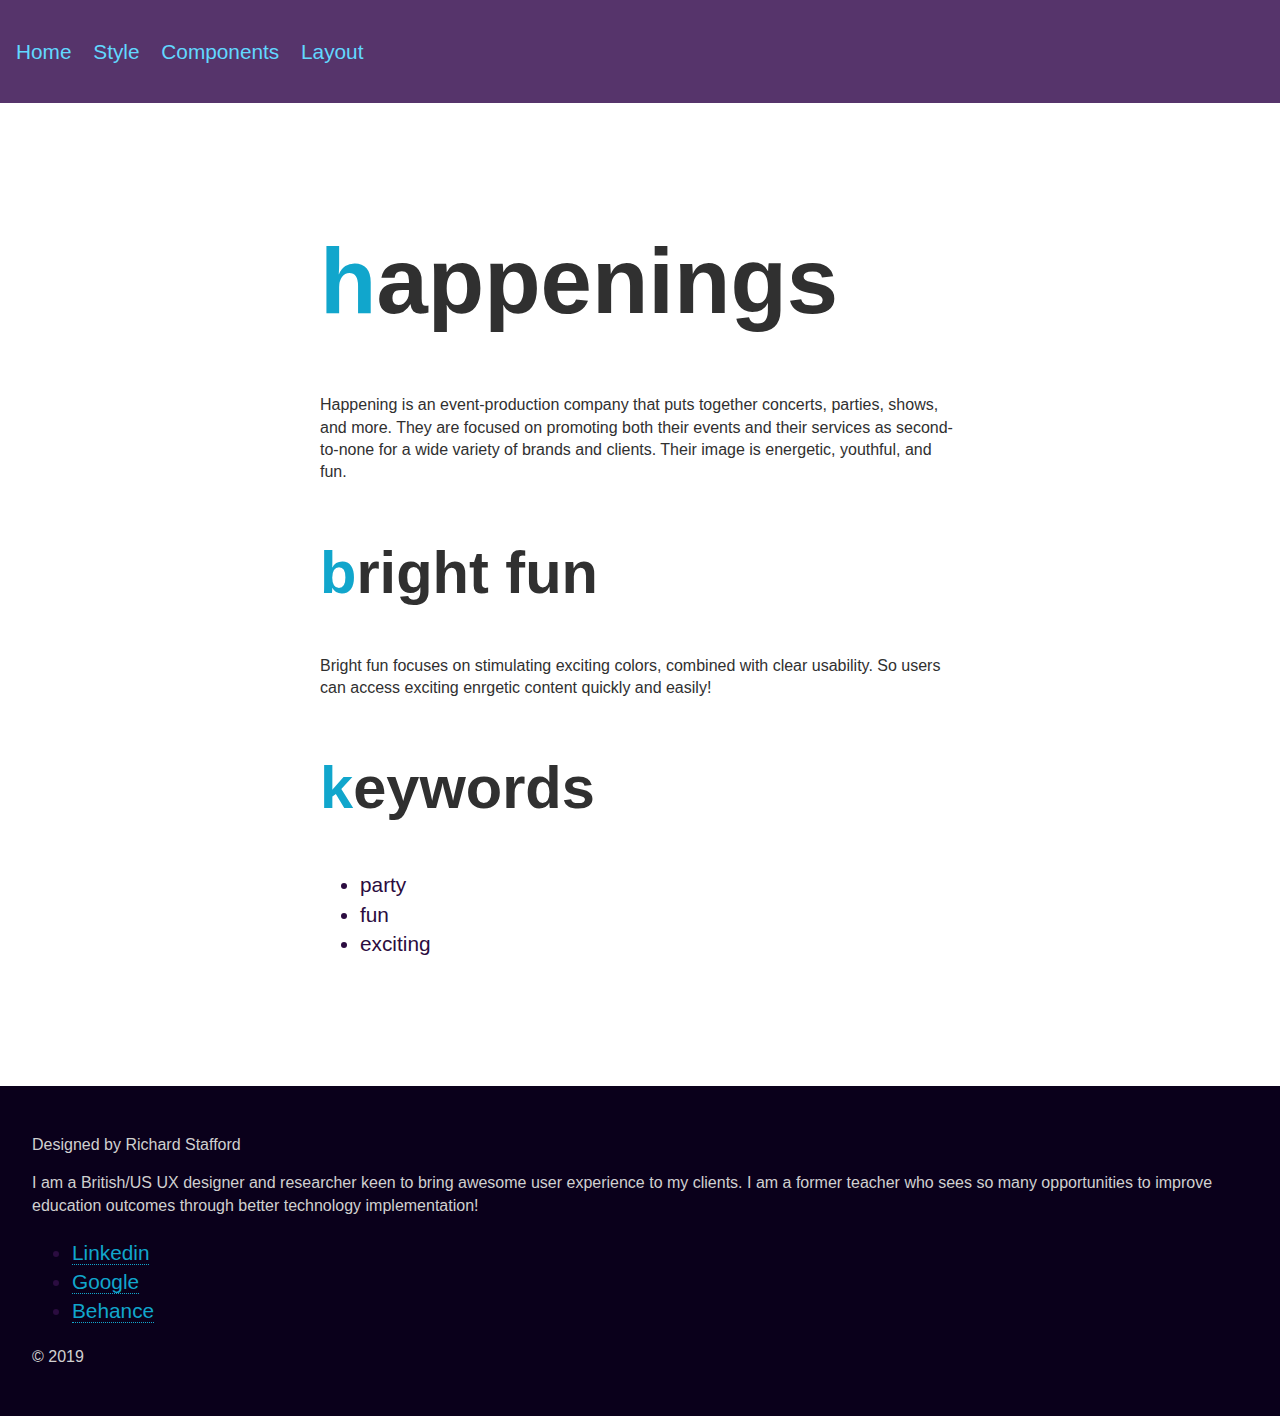
<file: index.html>
<!DOCTYPE html>
<html lang="en-us">

<head>

	<meta charset="UTF-8">
	<meta name="viewport" content="width=device-width, initial-scale=1">

	<title>Bright Fun Home</title>

	<link rel="stylesheet" href="main.css">

</head>

<body>
	<header class="site-header">
		<nav>
			<ul>
				<li><a href="index.html">Home</a></li>	
				<li><a href="style.html">Style</a></li>  
				<li><a href="components.html">Components</a></li>  
				<li><a href="layout.html">Layout</a></li> 
			</ul>
		</nav>
	</header>

	<main>
		<h1>Happenings</h1>

		<p>Happening is an event-production company that puts together concerts, parties, shows, and more. They are focused on promoting both their events and their services as second-to-none for a wide variety of brands and clients. Their image is energetic, youthful, and fun.</p>

		<h2>Bright Fun</h2>


		<p>Bright fun focuses on stimulating exciting colors, combined with clear usability. So users can access exciting enrgetic content quickly and easily!

		<h2>Keywords</h2>

		<ul>
			<li>party</li> 
			<li>fun</li> 
			<li>exciting</li>
		</ul>


	</main>

	<footer>
		<p>Designed by Richard Stafford</p>

		<p>I am a British/US UX designer and researcher keen to bring awesome user experience to my clients. I am a former teacher who sees so many opportunities to improve education outcomes through better technology implementation!</p>

		<nav>
			<ul>	
				<li><a href="https://www.linkedin.com/in/richard-stafford-a58080145/">Linkedin</a></li>
				<li><a href="https://www.google.com/">Google</a></li>
				<li><a href="https://www.behance.net/">Behance</a></li>
			</ul>
		</nav>

		<p>&copy; 2019</p>

	</footer>
</body>

</html>
</file>
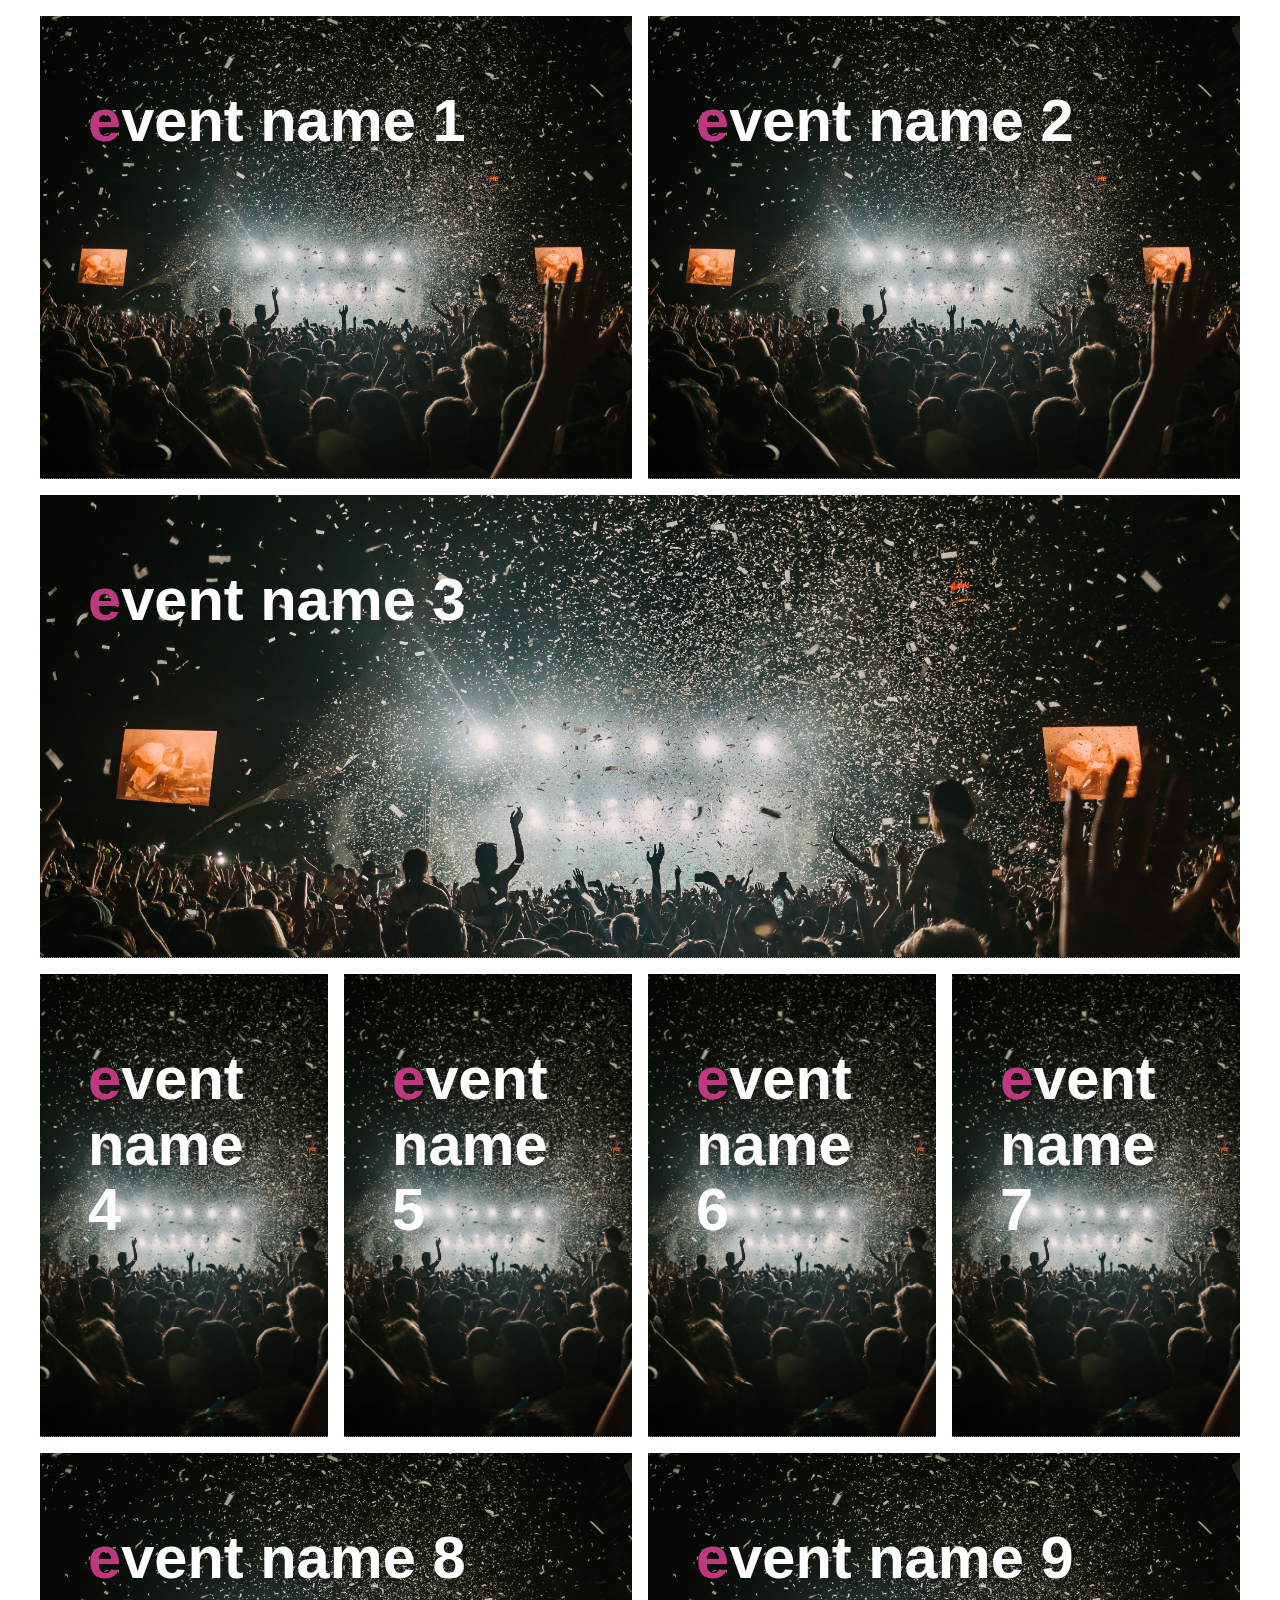
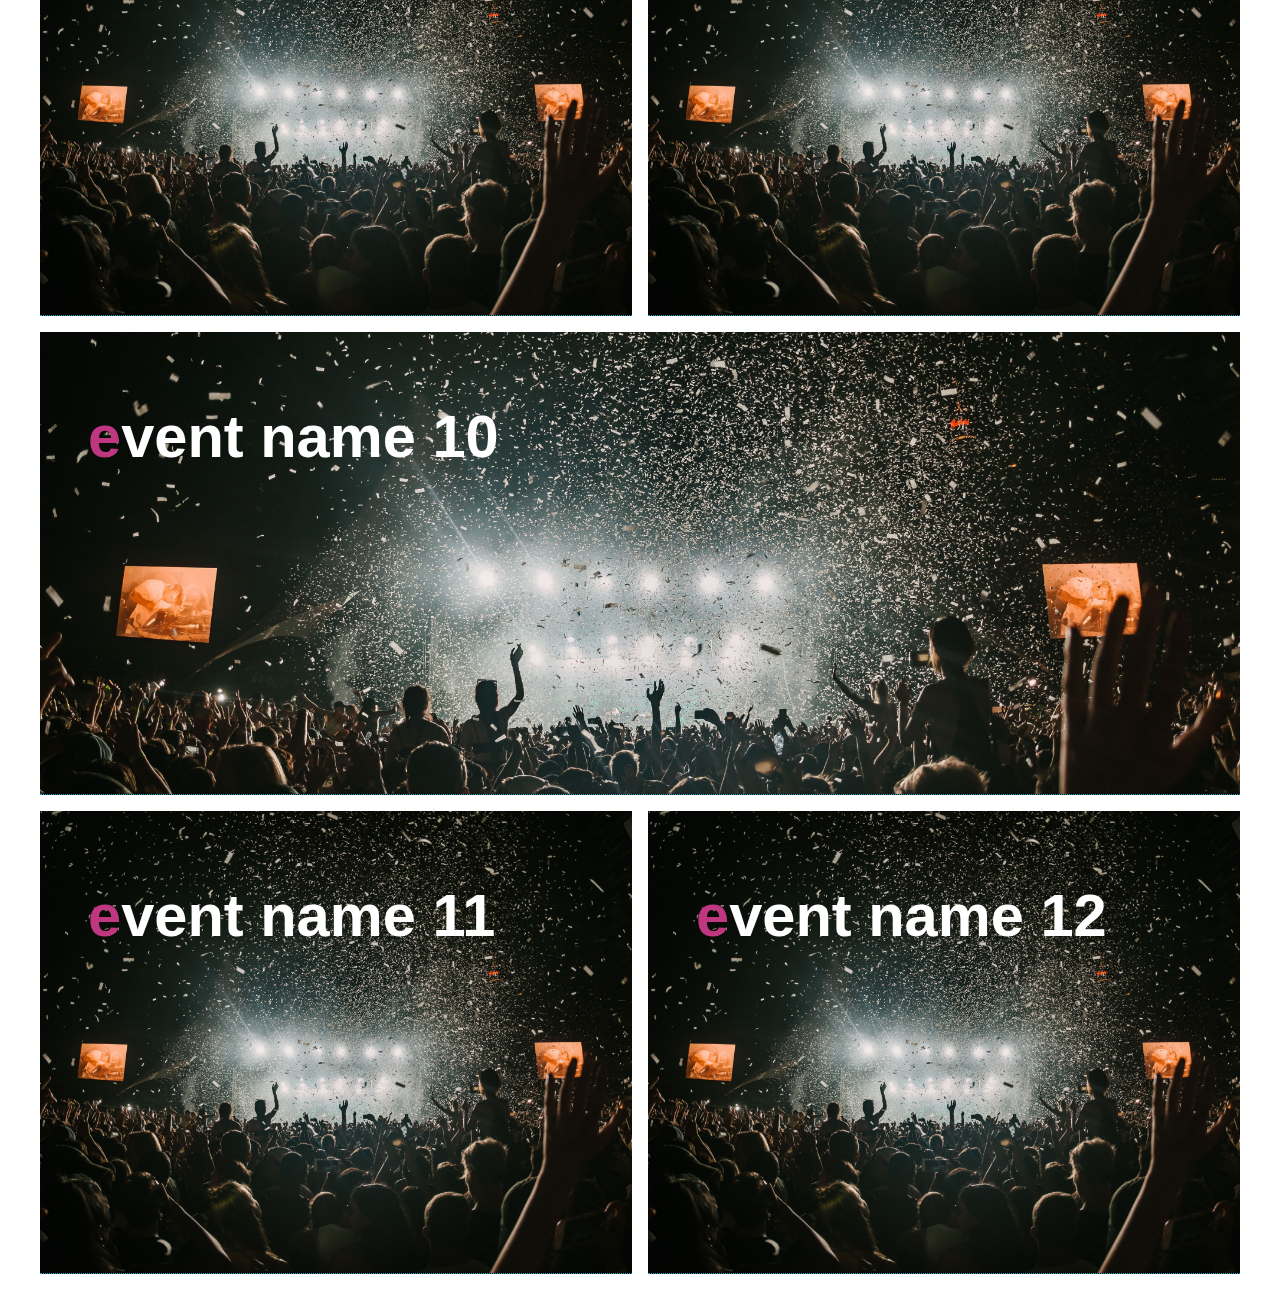
<file: card-grid.html>
<!DOCTYPE html>
<html lang="en-us">

	<head>

		<meta charset="UTF-8">
		<meta name="viewport" content="width=device-width, initial-scale=1">

		<title>Card Grid - Bright Fun Style</title>

		<link rel="stylesheet" href="main.css">

	</head>

	<body>	

		

		<figure>

			<div class="grid">

				<a href="" class="card-info card-1">

					<h2>Event Name 1</h2>

					<p>Synth gentrify vinyl, enamel pin mixtape retro keytar selvage +1 everyday carry. Street art</p>

					<p class="tertiary-text"> London, May 2019</p>

				</a>

				<a href="" class="card-info card-2">

					<h2>Event Name 2</h2>

					<p>Synth gentrify vinyl, enamel pin mixtape retro keytar selvage +1 everyday carry. Street art</p>

					<p class="tertiary-text"> London, May 2019</p>

				</a>

				<a href="" class="card-info card-3">

					<h2>Event Name 3</h2>

					<p>Synth gentrify vinyl, enamel pin mixtape retro keytar selvage +1 everyday carry. Street art</p>

					<p class="tertiary-text"> London, May 2019</p>

				</a>

				<a href="" class="card-info card-4">

					<h2>Event Name 4</h2>

					<p>Synth gentrify vinyl, enamel pin mixtape retro keytar selvage +1 everyday carry. Street art</p>

					<p class="tertiary-text"> London, May 2019</p>

				</a>

				<a href="" class="card-info card-5">

					<h2>Event Name 5</h2>

					<p>Synth gentrify vinyl, enamel pin mixtape retro keytar selvage +1 everyday carry. Street art</p>

					<p class="tertiary-text"> London, May 2019</p>

				</a>

				<a href="" class="card-info card-6">

					<h2>Event Name 6</h2>

					<p>Synth gentrify vinyl, enamel pin mixtape retro keytar selvage +1 everyday carry. Street art</p>

					<p class="tertiary-text"> London, May 2019</p>

				</a>

				<a href="" class="card-info card-7">

					<h2>Event Name 7</h2>

					<p>Synth gentrify vinyl, enamel pin mixtape retro keytar selvage +1 everyday carry. Street art</p>

					<p class="tertiary-text"> London, May 2019</p>

				</a>

				<a href="" class="card-info card-8">

					<h2>Event Name 8</h2>

					<p>Synth gentrify vinyl, enamel pin mixtape retro keytar selvage +1 everyday carry. Street art</p>

					<p class="tertiary-text"> London, May 2019</p>

				</a>

				<a href="" class="card-info card-9">

					<h2>Event Name 9</h2>

					<p>Synth gentrify vinyl, enamel pin mixtape retro keytar selvage +1 everyday carry. Street art</p>

					<p class="tertiary-text"> London, May 2019</p>

				</a>

				<a href="" class="card-info card-10">

					<h2>Event Name 10</h2>

					<p>Synth gentrify vinyl, enamel pin mixtape retro keytar selvage +1 everyday carry. Street art</p>

					<p class="tertiary-text"> London, May 2019</p>

				</a>

				<a href="" class="card-info card-11">

					<h2>Event Name 11</h2>

					<p>Synth gentrify vinyl, enamel pin mixtape retro keytar selvage +1 everyday carry. Street art</p>

					<p class="tertiary-text"> London, May 2019</p>

				</a>

				<a href="" class="card-info card-12">

					<h2>Event Name 12</h2>

					<p>Synth gentrify vinyl, enamel pin mixtape retro keytar selvage +1 everyday carry. Street art</p>

					<p class="tertiary-text"> London, May 2019</p>

				</a>

			</div>
		</figure>

	</main>

</body>

</html>
</file>
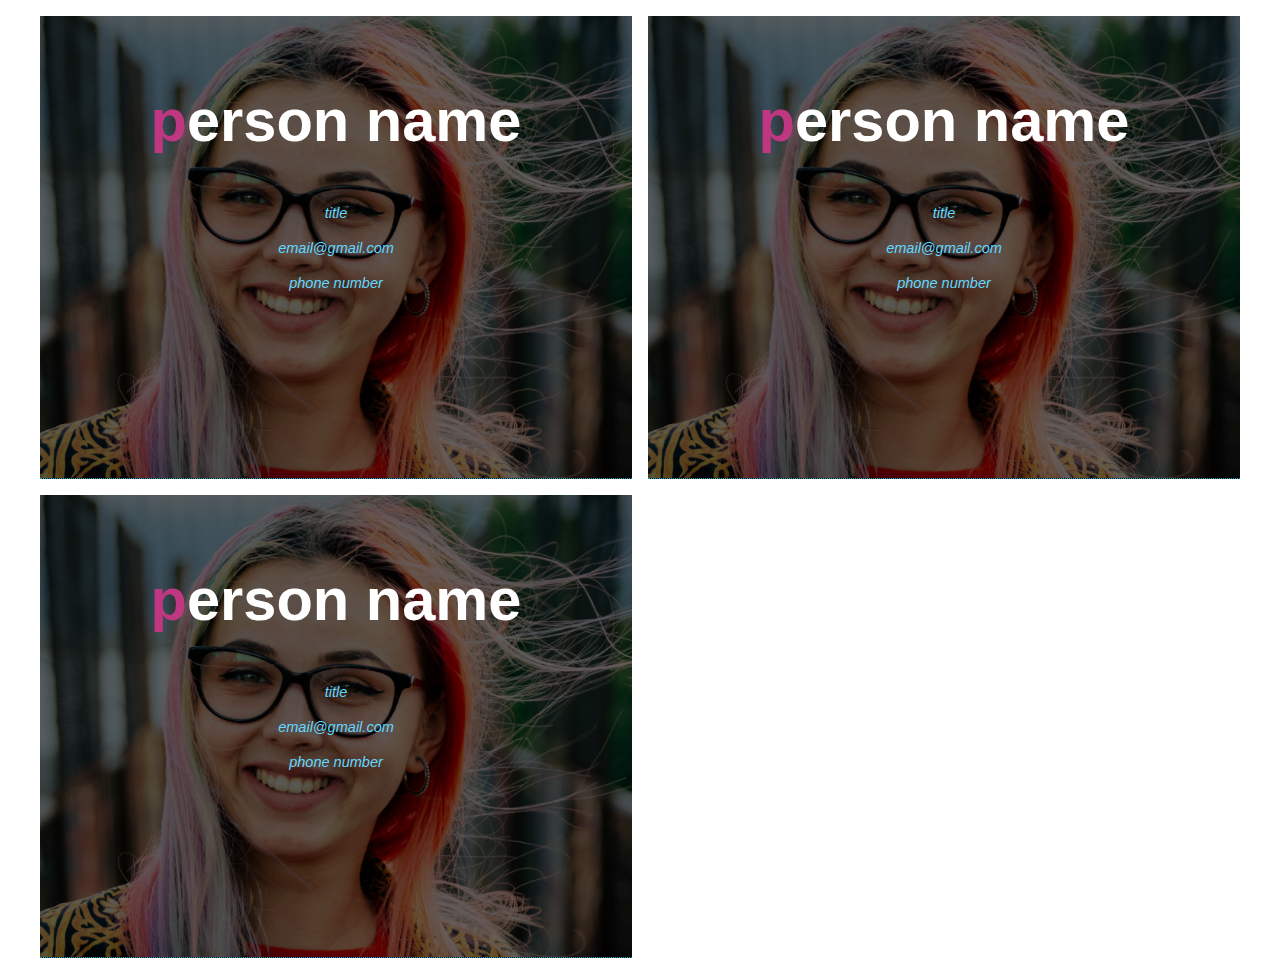
<file: card-people.html>
<!DOCTYPE html>
<html lang="en-us">

	<head>

		<meta charset="UTF-8">
		<meta name="viewport" content="width=device-width, initial-scale=1">

		<title>Bright Fun Style</title>

		<link rel="stylesheet" href="main.css">

	</head>

	<body>	

		<figure>

			<div class="person-grid">

				<a href="" class="card-person">
				
					<h2>Person Name</h2>

					<p class="tertiary-text">title</p>

					<p class="tertiary-text">email@gmail.com</p>

					<p class="tertiary-text">phone number</p>

					<blockquote>"personal quote"</blockquote>

				</a>

				<a href="" class="card-person">
				
					<h2>Person Name</h2>

					<p class="tertiary-text">title</p>

					<p class="tertiary-text">email@gmail.com</p>

					<p class="tertiary-text">phone number</p>

					<blockquote>"personal quote"</blockquote>

				</a>

				<a href="" class="card-person">
				
					<h2>Person Name</h2>

					<p class="tertiary-text">title</p>

					<p class="tertiary-text">email@gmail.com</p>

					<p class="tertiary-text">phone number</p>

					<blockquote>"personal quote"</blockquote>

				</a>

			</div>

		</figure>

	</main>

</body>

</html>
</file>
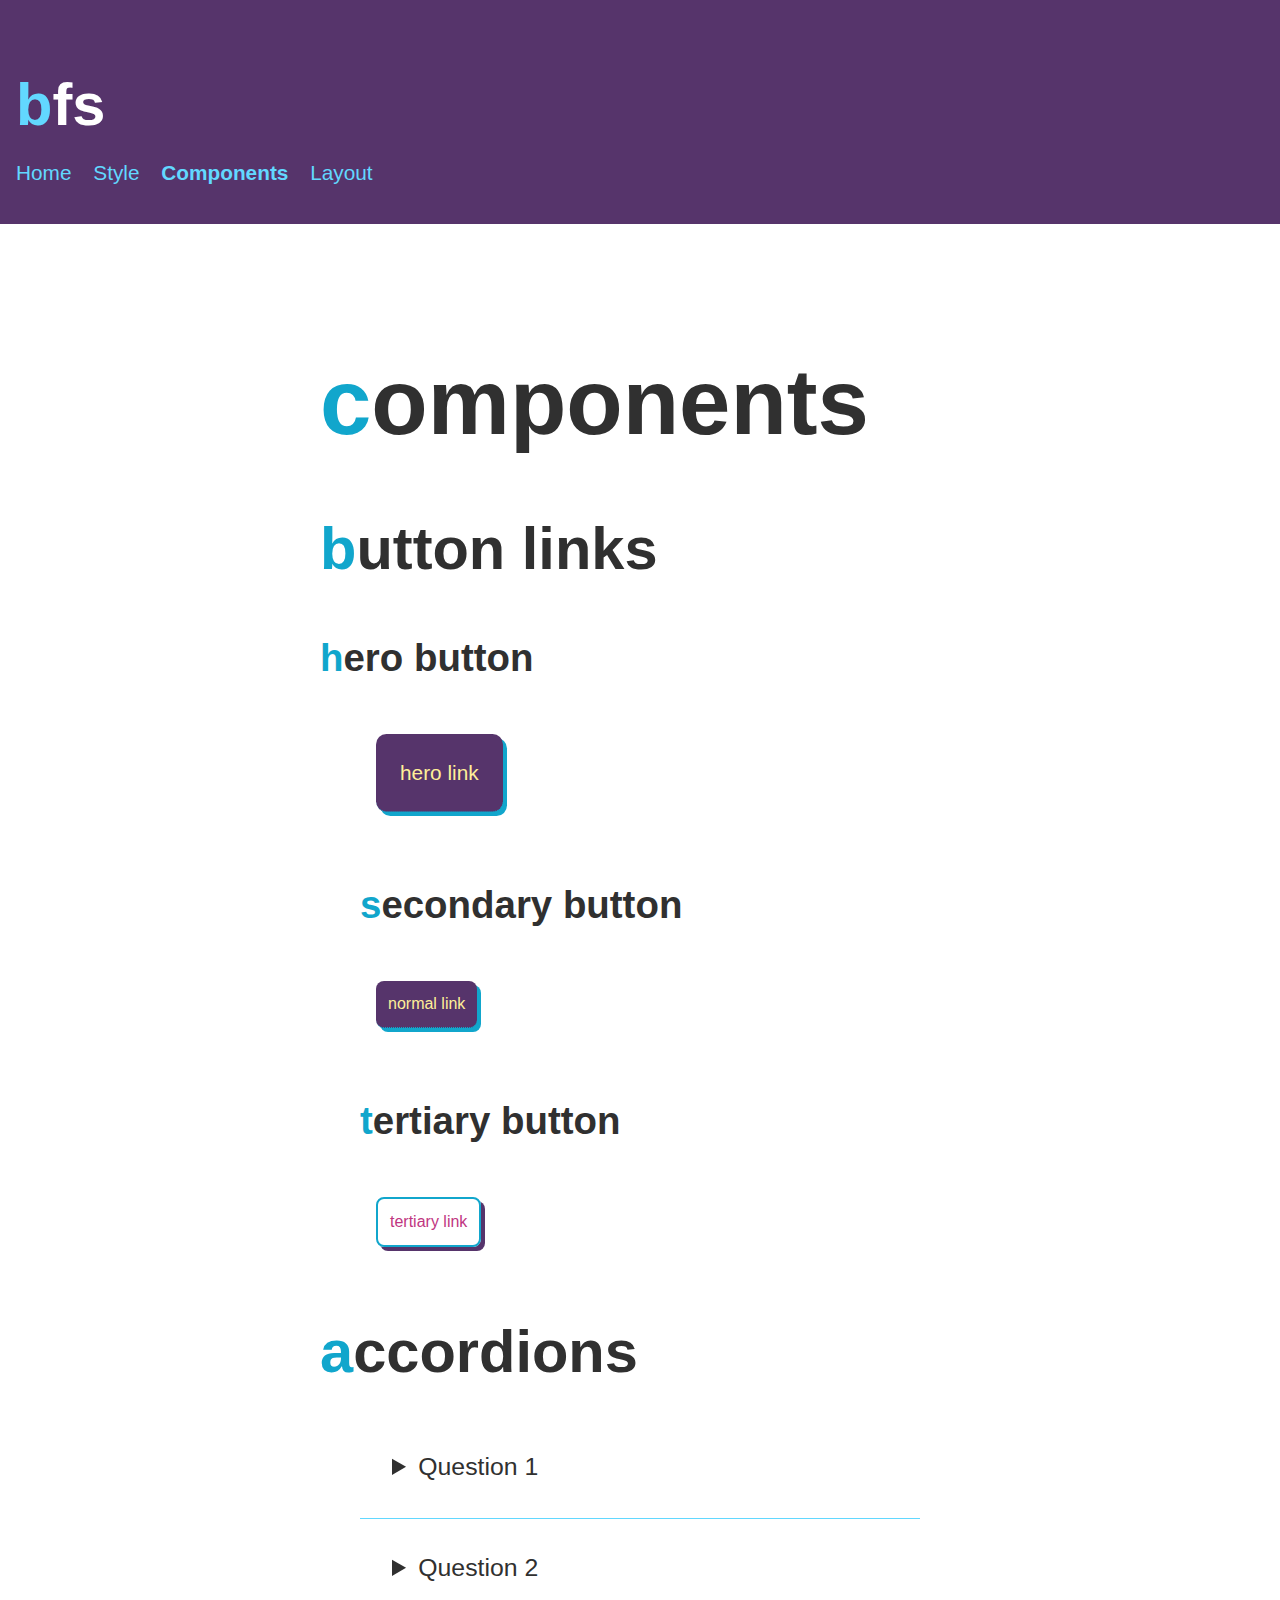
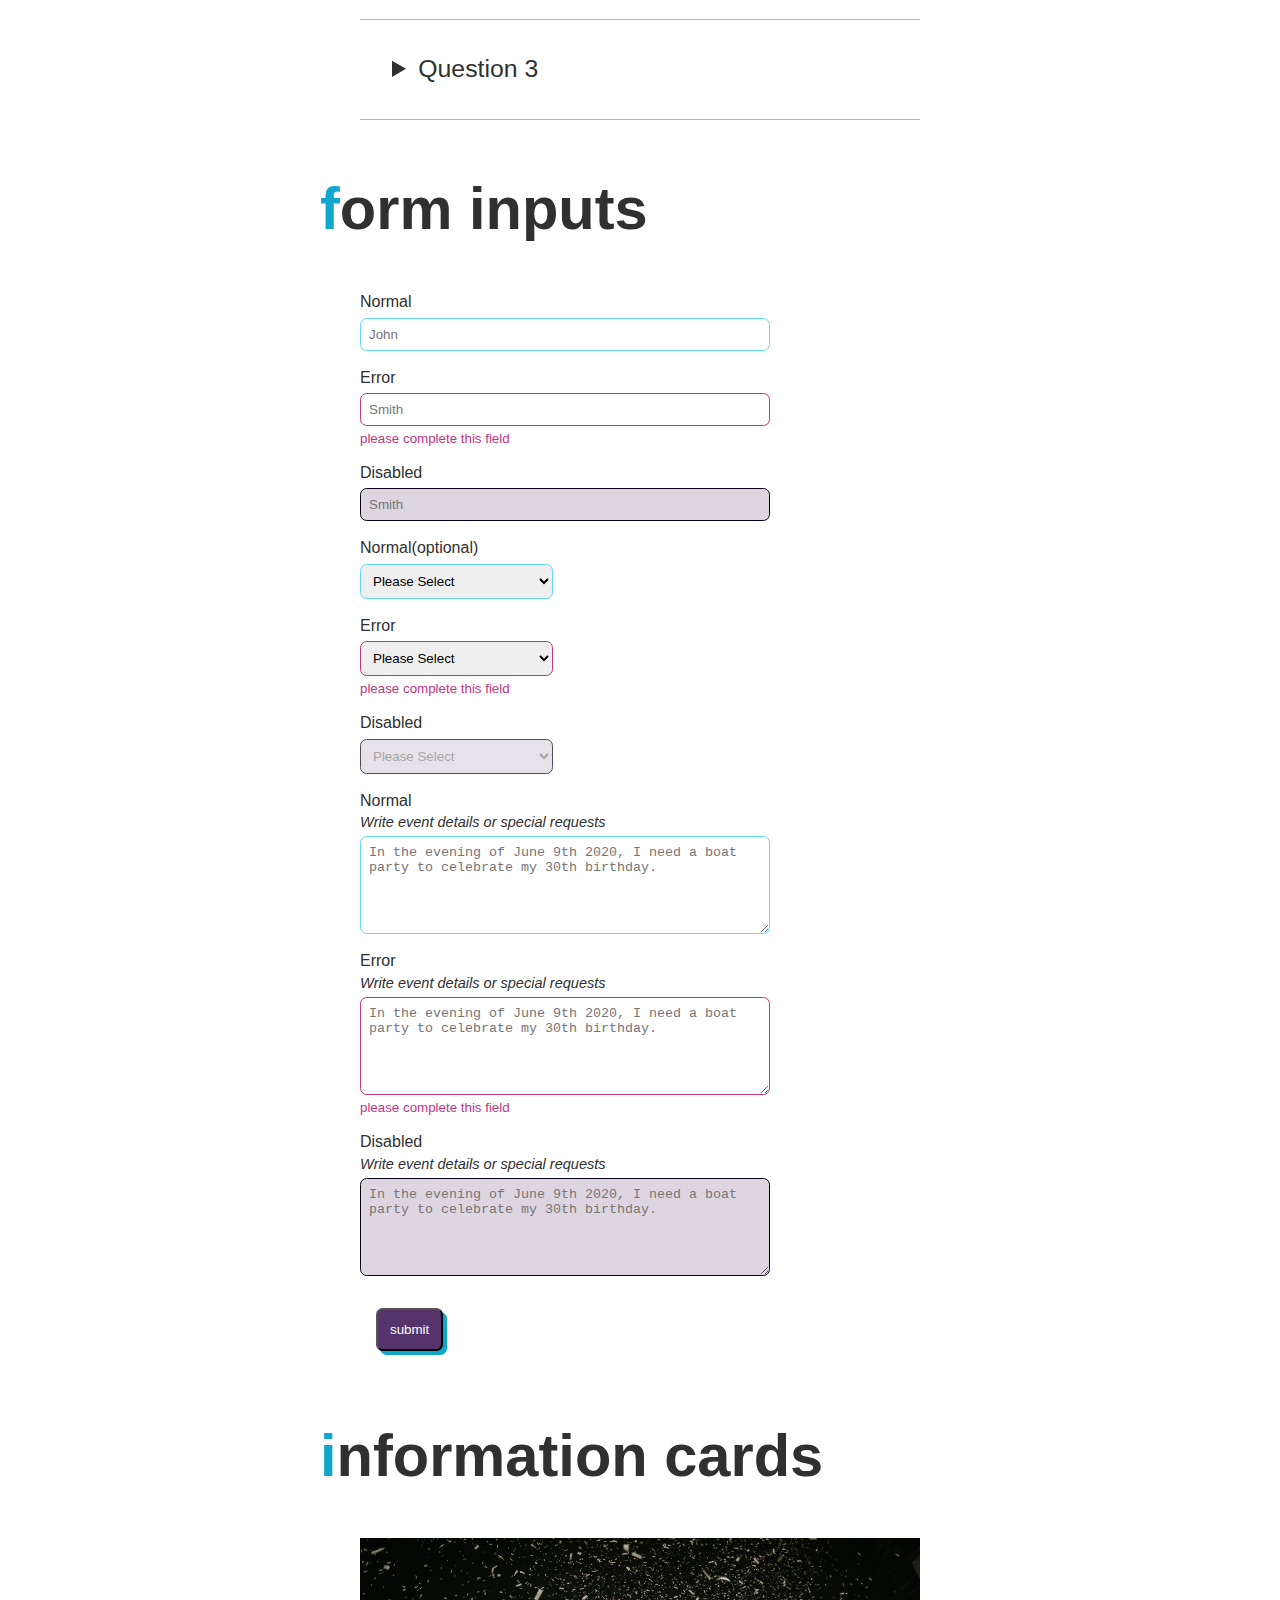
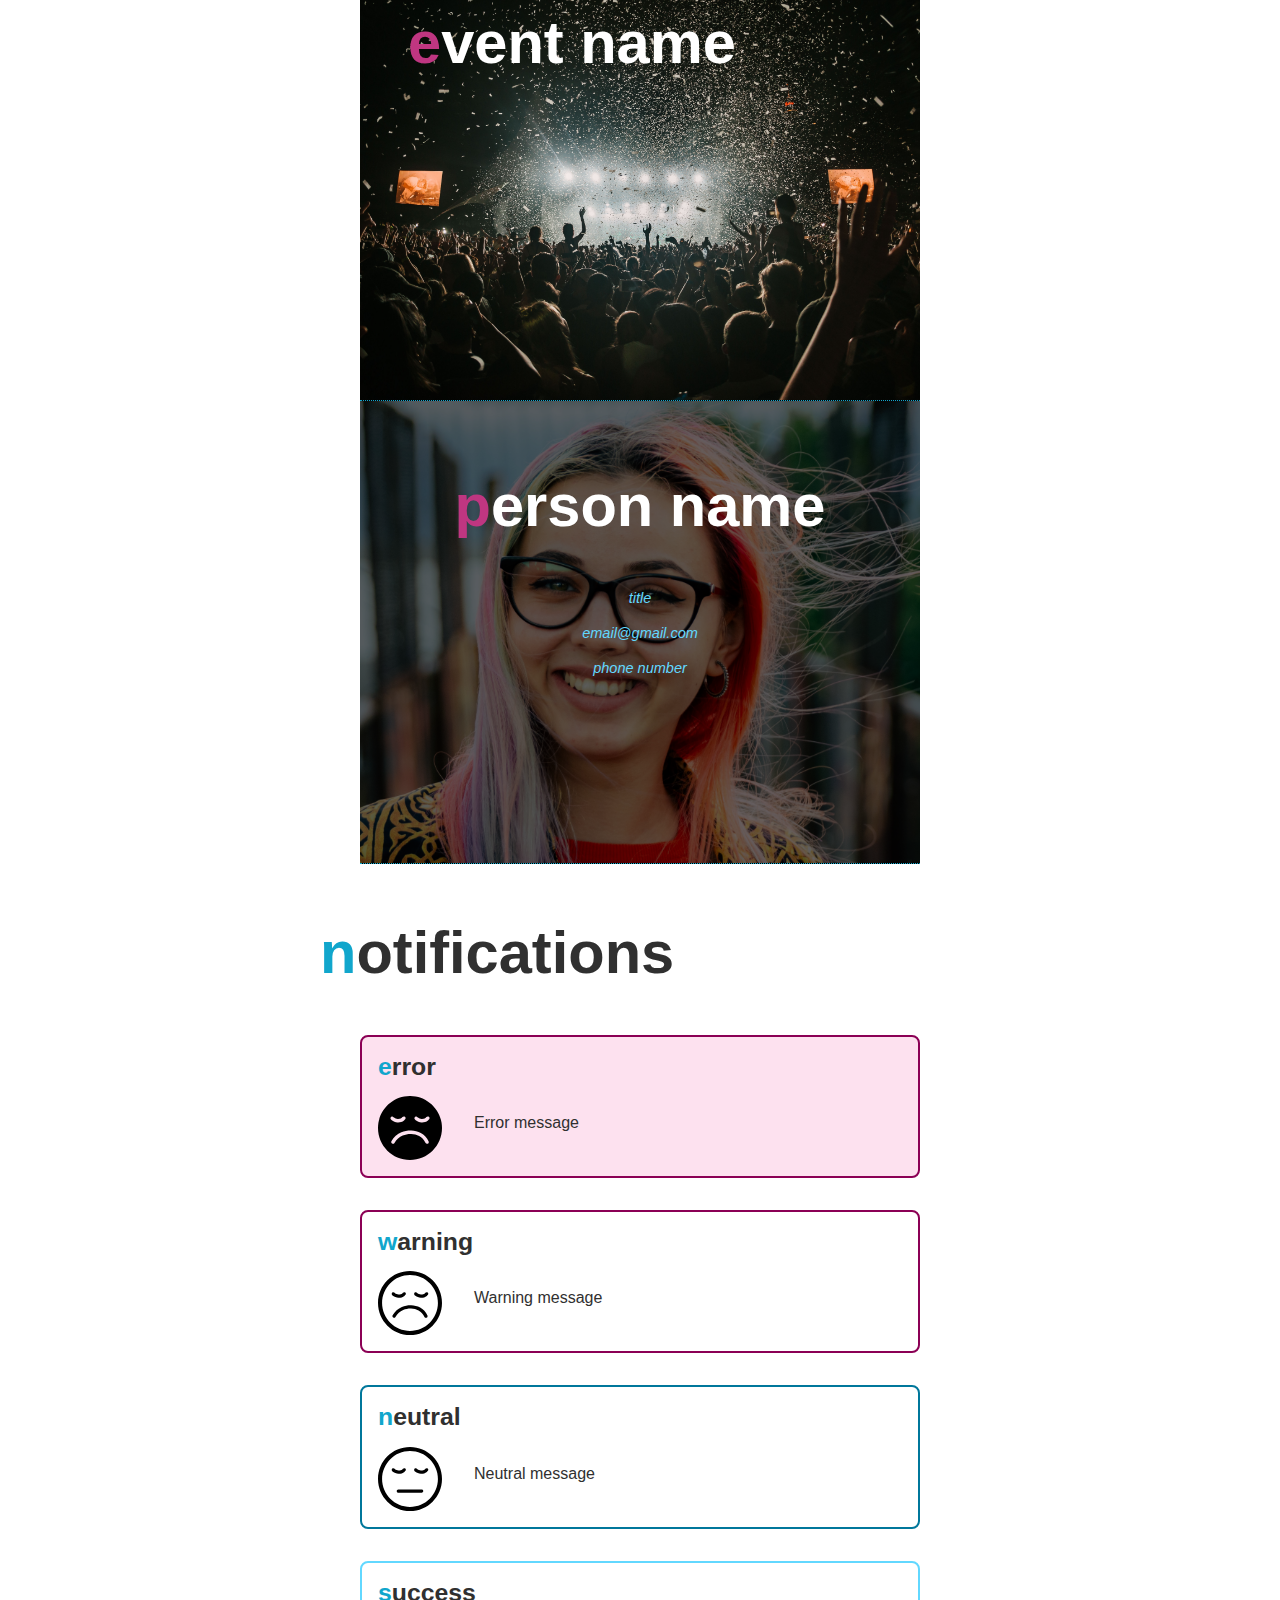
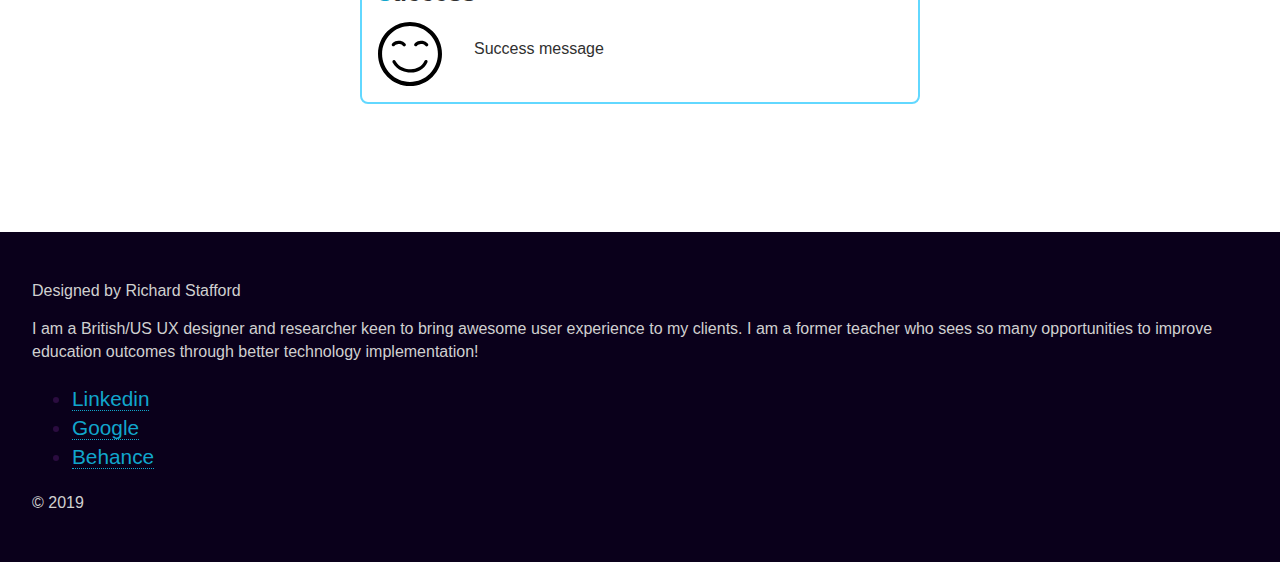
<file: components.html>
<!DOCTYPE html>
<html lang="en-us">

<head>

	<meta charset="UTF-8">
	<meta name="viewport" content="width=device-width, initial-scale=1">

	<title>Bright Fun Style</title>

	<link rel="stylesheet" href="main.css">

</head>

<body>
	<header>
		<a href="index.html" class="logo">bfs</a>
		<nav>
			<ul>
				<li><a href="index.html">Home</a></li>	
				<li><a href="style.html">Style</a></li>  
				<li><a href="components.html" class="active-page">Components</a></li>  
				<li><a href="layout.html">Layout</a></li> 
			</ul>
		</nav>
	</header>

	<main>

		<h1>Components</h1>

		<h2>Button Links</h2>

		<h3>Hero Button</h3>	

		<figure>	

			<a href="" class="link-button link-button-primary">Hero Link</a>

			<h3>Secondary Button</h3>

			<a href="" class="link-button link-button-secondary">Normal Link</a>

			<h3>Tertiary Button</h3>

			<a href="" class="link-button link-button-tertiary">Tertiary Link</a>

		</figure>

		<h2>Accordions</h2>

		<figure>

			<details>
				<summary>Question 1</summary>

				<div>

					<p>Lo-fi brunch four loko +1, air plant fixie ugh messenger bag sustainable kale chips four dollar toast helvetica banh mi viral austin. Sriracha meh retro, chillwave YOLO mumblecore </p>

				</div>

			</details>

			<details>

				<summary>Question 2</summary>

				<div>

					<p>mixtape literally. Freegan humblebrag typewriter, farm-to-table chambray beard swag normcore mixtape disrupt church-key truffaut iceland migas. Hashtag brooklyn you probably haven't </p>

				</div>

			</details>

			<details>

				<summary>Question 3</summary>

				<div>

					<p>heard of them, twee chartreuse cronut polaroid wolf coloring book glossier. Ugh typewriter blue bottle, hella heirloom sriracha beard neutra man braid blog slow-carb. Franzen  </p>

				</div>

			</details>

		</figure>

		<h2>Form Inputs</h2>

		<figure>
		
			<label for="first-name">Normal</label>
			<input type="text" id="first-name" name="first-name" required placeholder="John">	

			<label for="last-name">Error</label>
			<input type="text" id="last-name" name="last-name" required class="error" placeholder="Smith">

			<p class="error-text">Please complete this field</p>

			<label for="last-name">Disabled</label>
			<input type="text" id="last-name" name="last-name" required disabled placeholder="Smith">

			<label for="event-type">Normal(optional)</label>
			<select id="event-type" name="event-type">
				
				<option disable hidden selected>Please Select</option>
				<option>Dinner Party</option>
				<option>Corporate Event</option>
				<option>Wedding</option>
				<option>Baptism</option>
				<option>Birthday</option>
				<option>Other (Write in box below)</option>

			</select>	

			<label for="event-type">Error</label>
			<select id="event-type" name="event-type" class="error">
				
				<option disable hidden selected>Please Select</option>
				<option>Dinner Party</option>
				<option>Corporate Event</option>
				<option>Wedding</option>
				<option>Baptism</option>
				<option>Birthday</option>
				<option>Other (Write in box below)

			</select>

			<p class="error-text">Please complete this field</p>

			<label for="event-type">Disabled</label>
			<select id="event-type" name="event-type" disabled>
				
				<option disable hidden selected>Please Select</option>
				<option>Dinner Party</option>
				<option>Corporate Event</option>
				<option>Wedding</option>
				<option>Baptism</option>
				<option>Birthday</option>
				<option>Other (Write in box below)

			</select>

			<label for="extra-information">Normal</label>
			<p class="form-detail-text">Write event details or special requests</p>
			<textarea name="extra-information" id="extra-information" placeholder="In the evening of June 9th 2020, I need a boat party to celebrate my 30th birthday."></textarea>


			<label for="extra-information">Error</label>
			<p class="form-detail-text">Write event details or special requests</p>
			<textarea name="extra-information" id="extra-information" placeholder="In the evening of June 9th 2020, I need a boat party to celebrate my 30th birthday." class="error"></textarea>

			<p class="error-text">Please complete this field</p>


			<label for="extra-information">Disabled</label>
			<p class="form-detail-text">Write event details or special requests</p>
			<textarea name="extra-information" id="extra-information" placeholder="In the evening of June 9th 2020, I need a boat party to celebrate my 30th birthday." disabled></textarea>
				

			<input type="submit">

		</figure>

		<h2>Information Cards</h2>

		<figure>
			
			<a href="" class="card-info">

				<h2>Event Name</h2>

				<p>Synth gentrify vinyl, enamel pin mixtape retro keytar selvage +1 everyday carry. Street art post-ironic beard selfies</p>

				<p class="tertiary-text"> London, May 2019</p>


			</a>

			<a href="" class="card-person">
			
				<h2>Person Name</h2>

				<p class="tertiary-text">title</p>

				<p class="tertiary-text">email@gmail.com</p>

				<p class="tertiary-text">phone number</p>

				<blockquote>"personal quote"</blockquote>

			</a>
						


		</figure>


		<h2>Notifications</h2>

		<figure>

			<section class="notifications-error">

				<h4>Error</h4>
				
				<div class="notifications-error-text">

					<img src="images/crying-black.svg" alt="Error icon">

					<p>Error message</p>

				</div>

			</section>	

			<section class="notifications-warning">		

				<h4>Warning</h4>
				
				<div class="notifications-warning-text">

					<img src="images/crying-line.svg" alt="Warning icon">

					<p>Warning message</p>

				</div>	

			</section>

			<section class="notifications-neutral">

				<h4>Neutral</h4>

				<div class="notifications-neutral-text">
				
					<img src="images/confused-line.svg" alt="Neutral icon">
					
					<p>Neutral message</p>

				</div>

			</section>

			<section class="notifications-success">	

				<h4>Success</h4>

				<div class="notifications-success-text">

					<img src="images/smiling-line.svg" alt="Success icon">
					
					<p>Success message</p>

				</div>	

			</section>
		
		</figure>


	</main>

	<footer>
		<p>Designed by Richard Stafford</p>

		<p>I am a British/US UX designer and researcher keen to bring awesome user experience to my clients. I am a former teacher who sees so many opportunities to improve education outcomes through better technology implementation!</p>

		<nav>
			<ul>	
				<li><a href="https://www.linkedin.com/in/richard-stafford-a58080145/">Linkedin</a></li>
				<li><a href="https://www.google.com/">Google</a></li>
				<li><a href="https://www.behance.net/">Behance</a></li>
			</ul>
		</nav>

		<p>&copy; 2019</p>

	</footer>
</body>

</html>
</file>
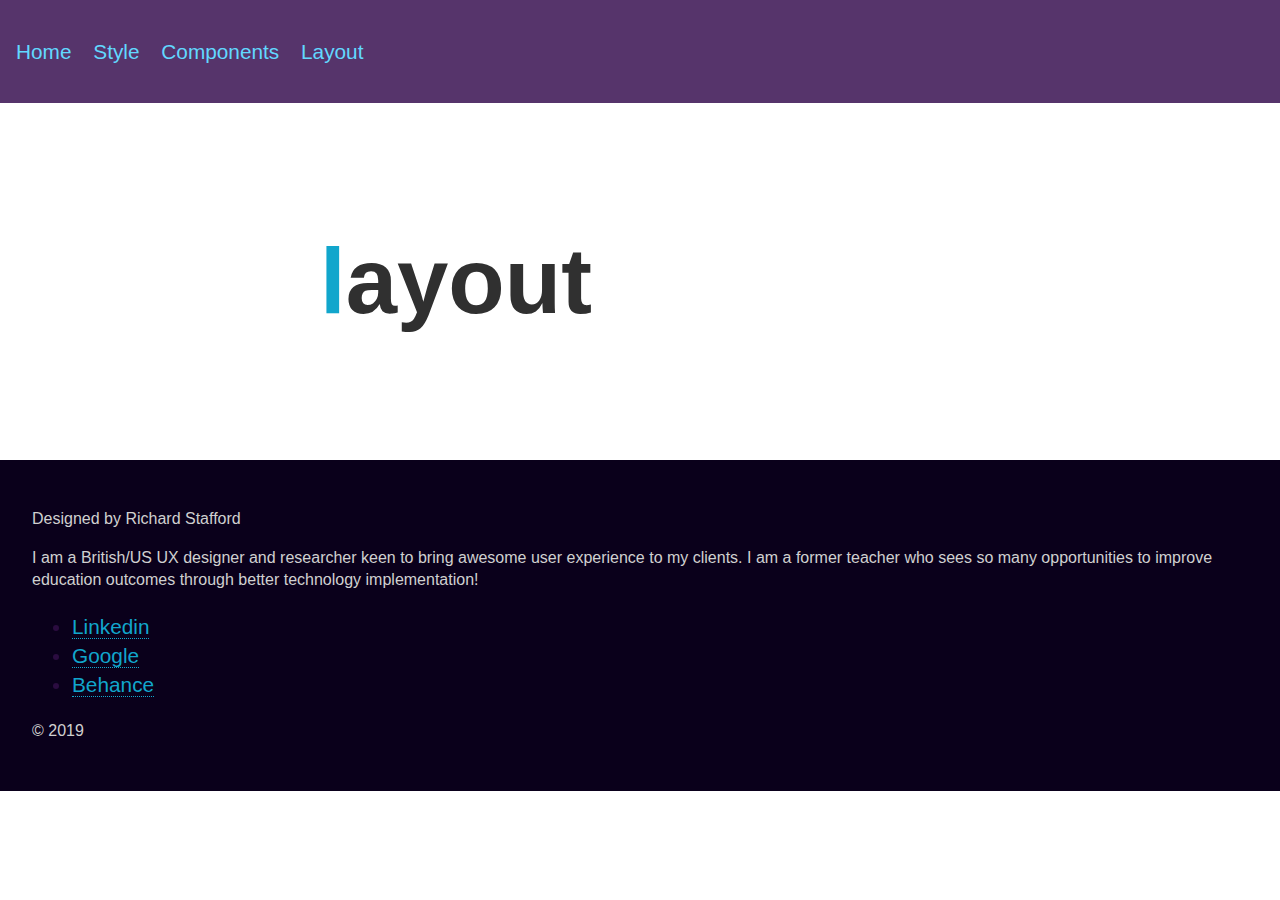
<file: layout.html>
<!DOCTYPE html>
<html lang="en-us">

<head>

	<meta charset="UTF-8">
	<meta name="viewport" content="width=device-width, initial-scale=1">

	<title>Bright Fun Layout</title>

	<link rel="stylesheet" href="main.css">

</head>

<body>
	<header>
		<nav>
			<ul>
				<li><a href="index.html">Home</a></li>	
				<li><a href="style.html">Style</a></li>  
				<li><a href="components.html">Components</a></li>  
				<li><a href="layout.html">Layout</a></li> 
			</ul>
		</nav>
	</header>

	<main>

		<h1>Layout</h1>

	</main>

	<footer>
		<p>Designed by Richard Stafford</p>

		<p>I am a British/US UX designer and researcher keen to bring awesome user experience to my clients. I am a former teacher who sees so many opportunities to improve education outcomes through better technology implementation!</p>

		<nav>
			<ul>	
				<li><a href="https://www.linkedin.com/in/richard-stafford-a58080145/">Linkedin</a></li>
				<li><a href="https://www.google.com/">Google</a></li>
				<li><a href="https://www.behance.net/">Behance</a></li>
			</ul>
		</nav>

		<p>&copy; 2019</p>

	</footer>
</body>

</html>
</file>
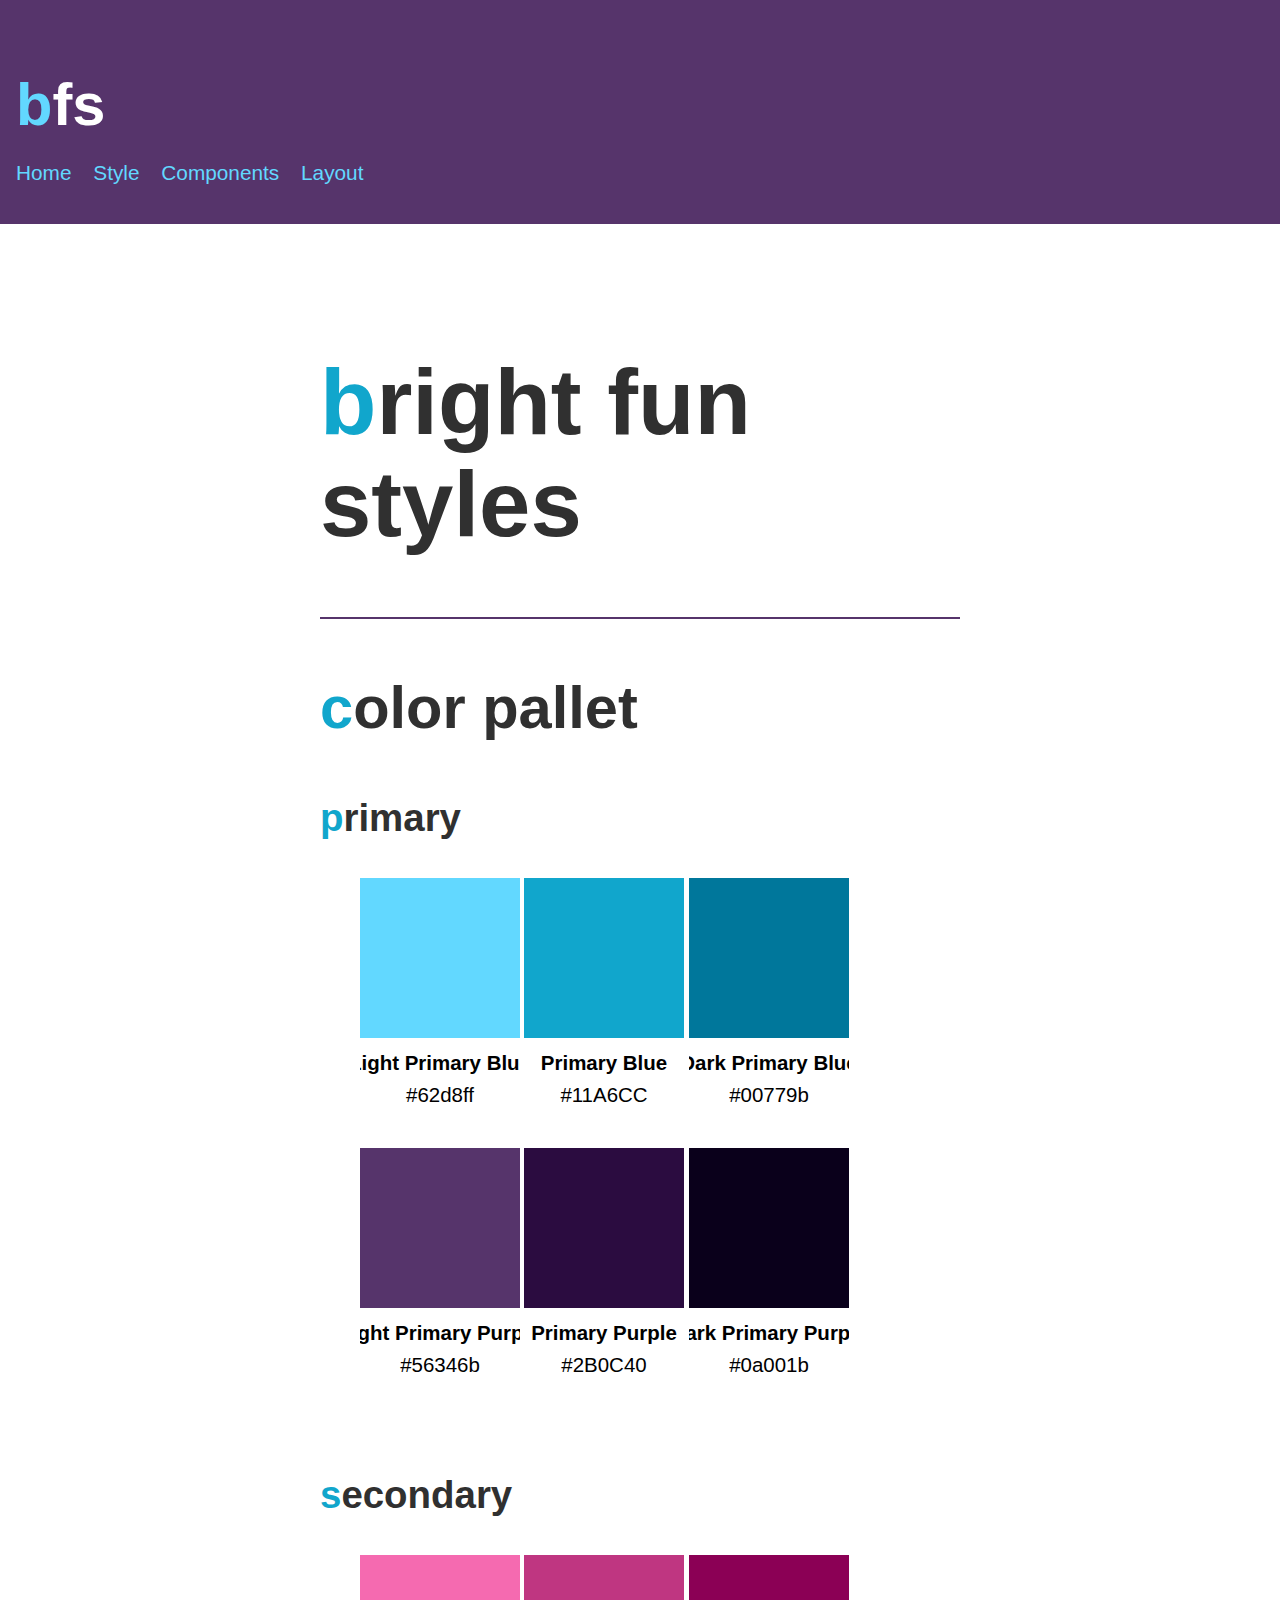
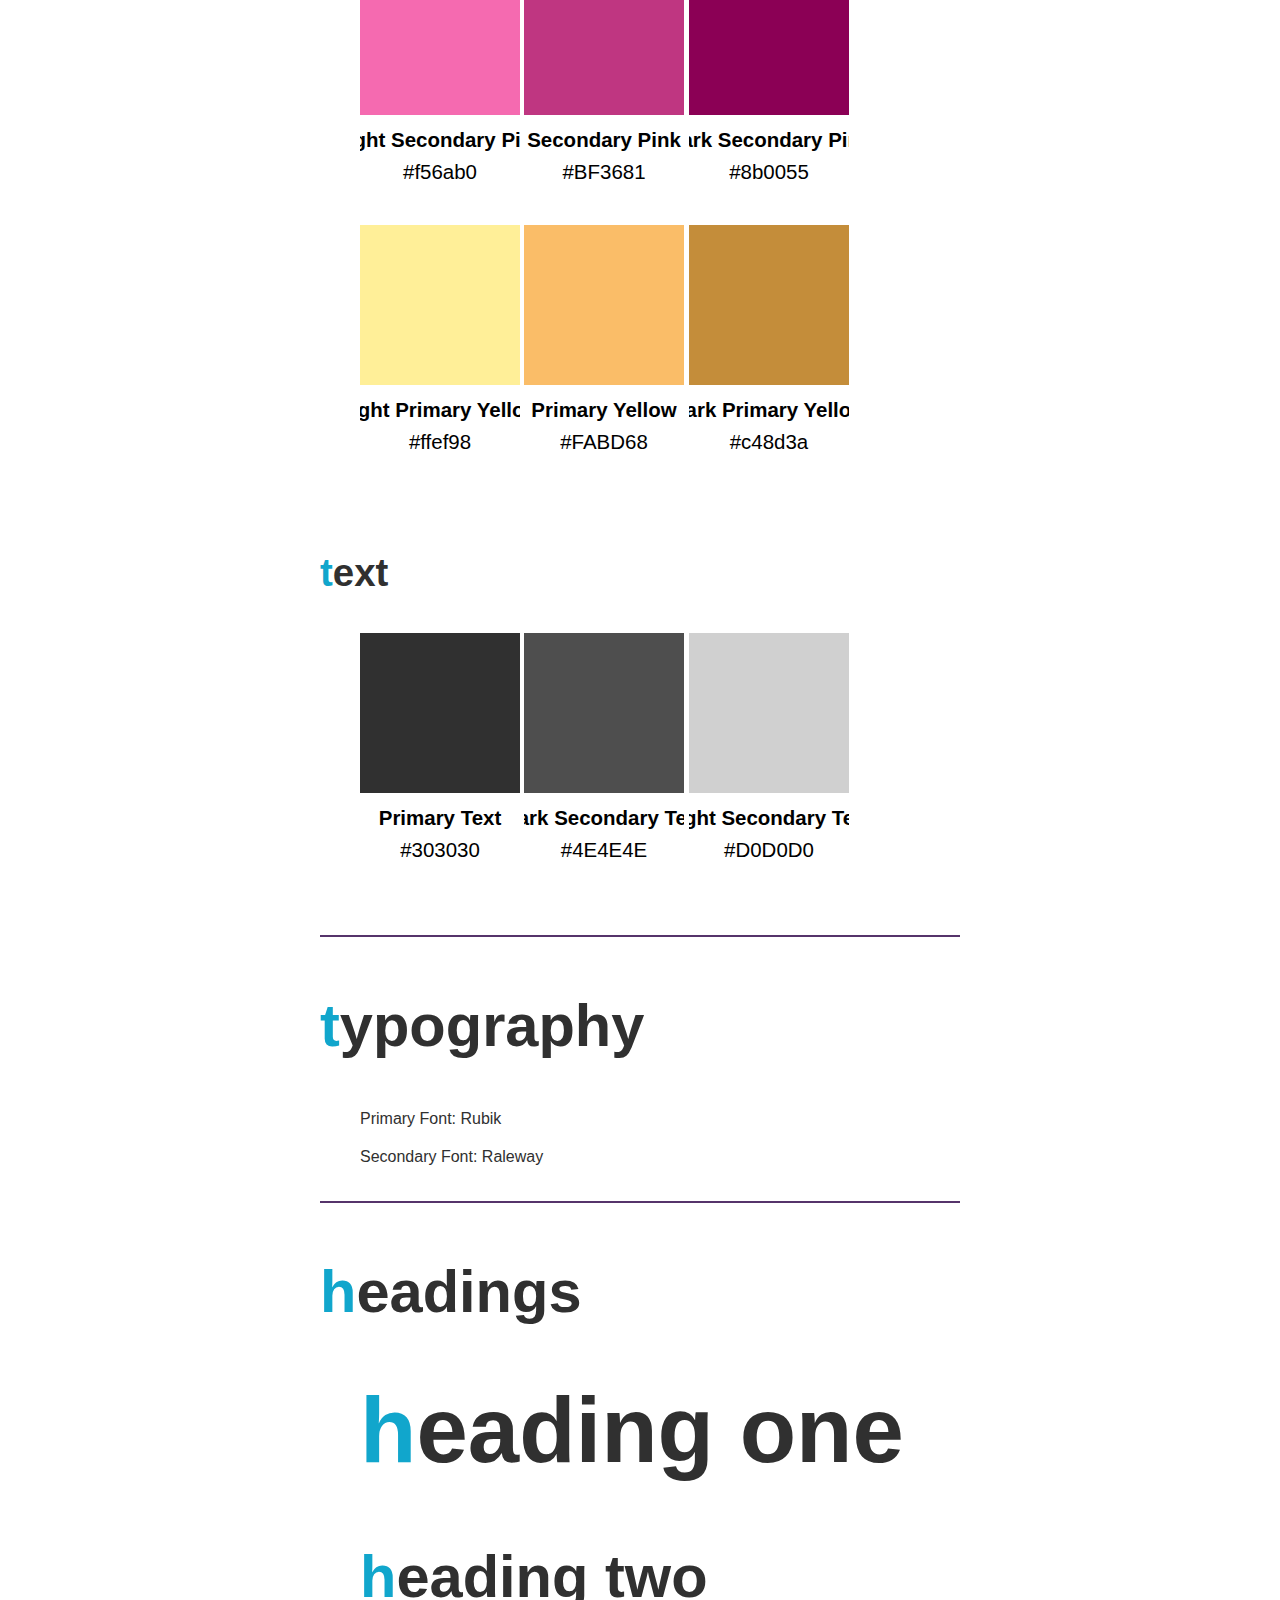
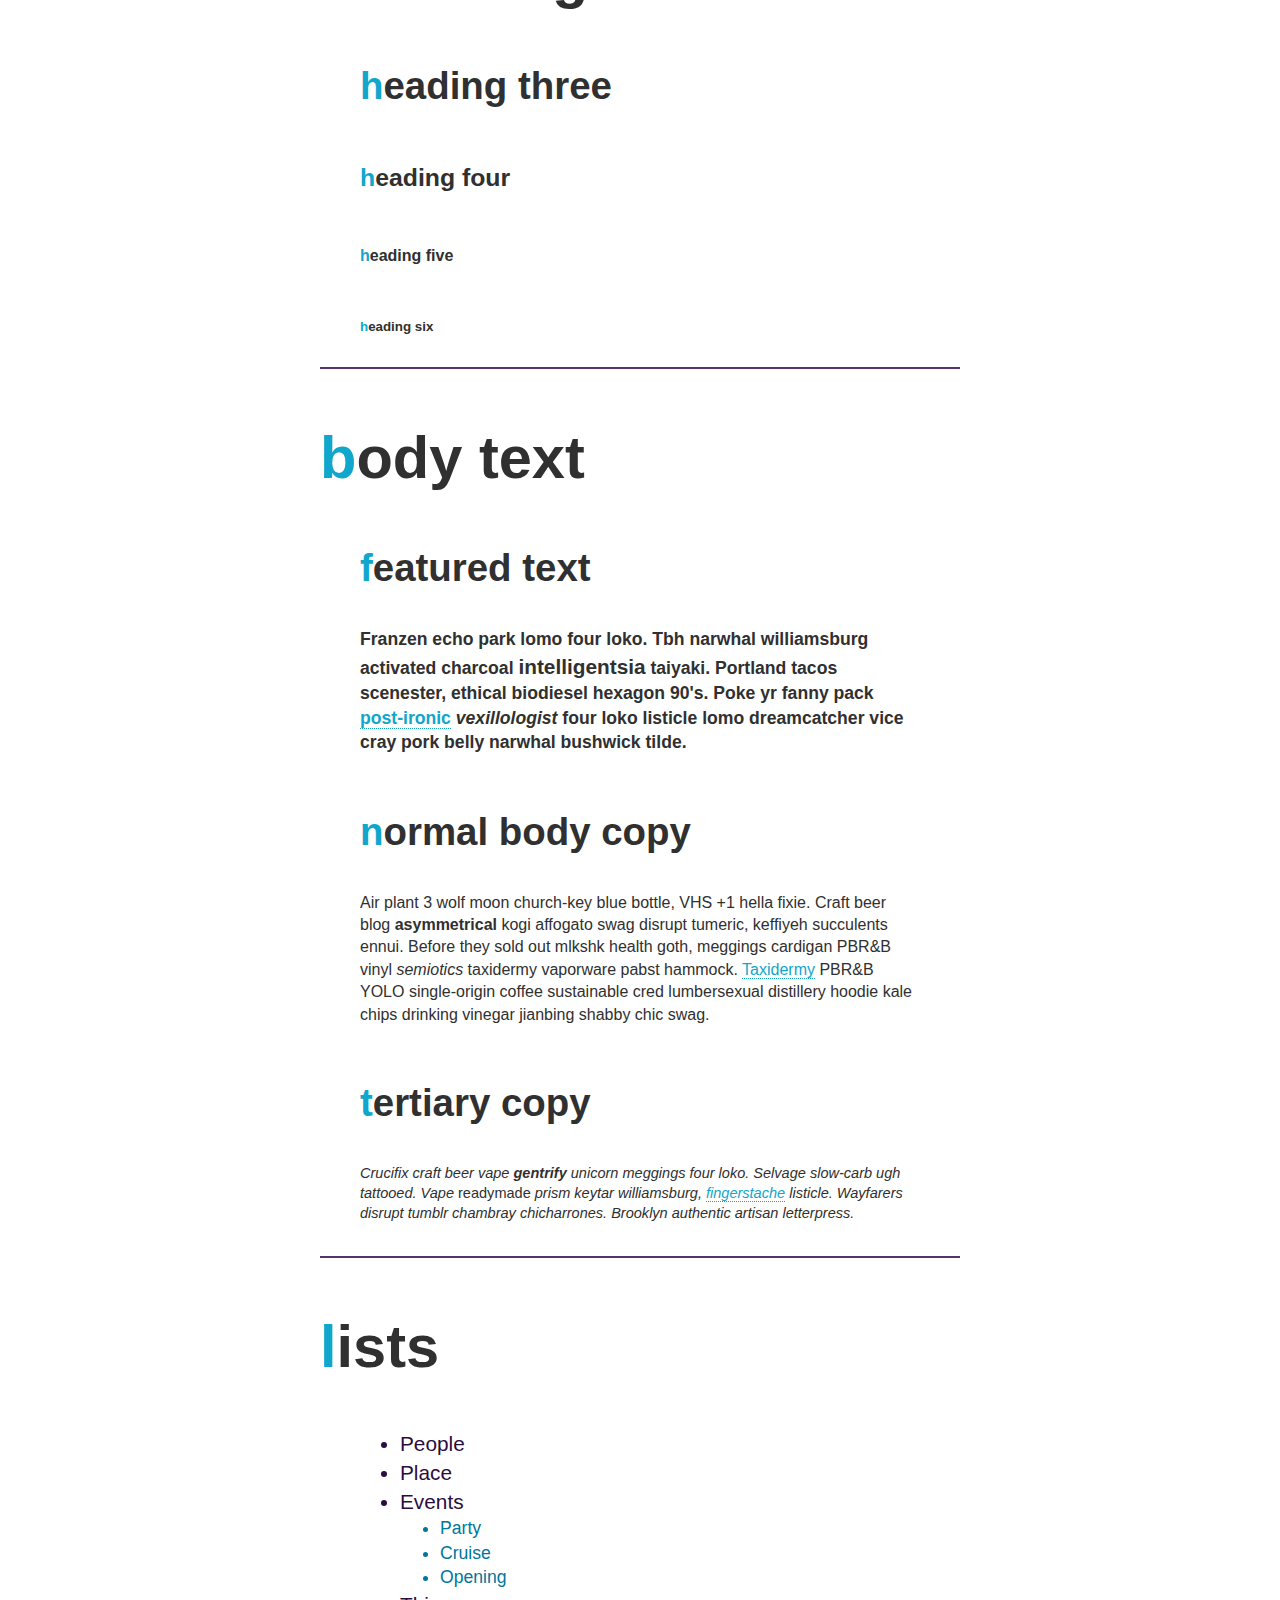
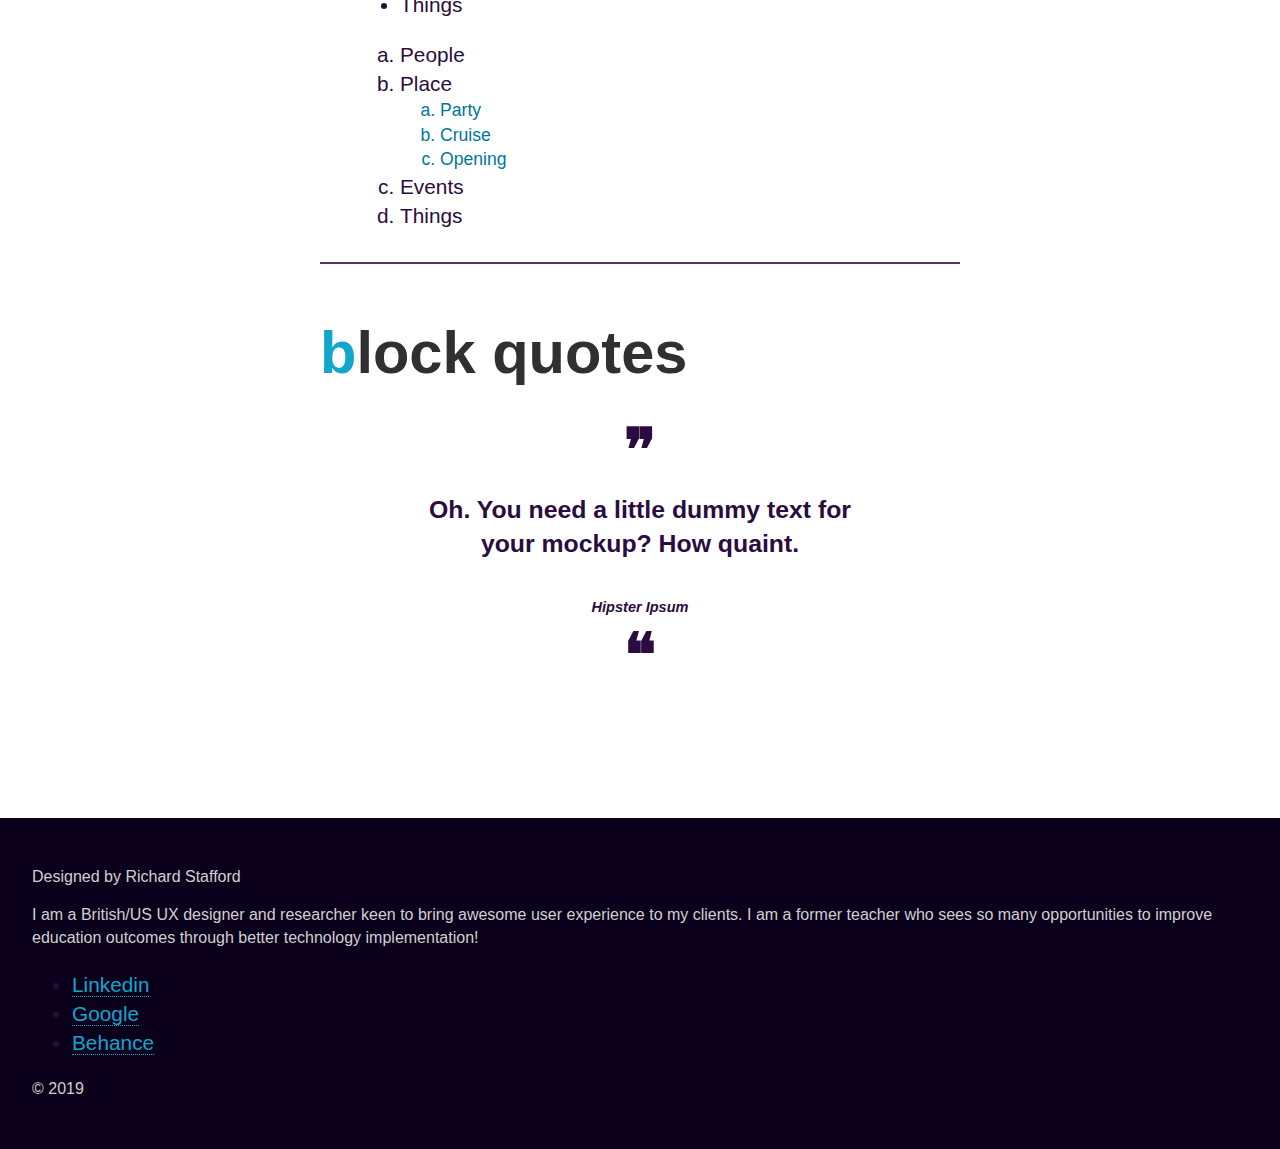
<file: style.html>
<!DOCTYPE html>
<html lang="en-us">

<head>

	<meta charset="UTF-8">
	<meta name="viewport" content="width=device-width, initial-scale=1">

	<title>Bright Fun Style</title>

	<link rel="stylesheet" href="main.css">

</head>

<body>
	<header>
		<a href="index.html" class="logo">bfs</a>
		<nav>
			<ul>
				<li><a href="index.html">Home</a></li>	
				<li><a href="style.html">Style</a></li>  
				<li><a href="components.html">Components</a></li>  
				<li><a href="layout.html">Layout</a></li> 
			</ul>
		</nav>
	</header>

	<main>
		<h1>Bright Fun Styles</h1>

		<section class="section-primary">
			

			<h2>Color Pallet</h2>

			<h3>Primary</h3>

			<figure>

				<svg class="color-swatch" version="1.1" xmlns="http://www.w3.org/2000/svg"  x="0px" y="0px" viewBox="0 0 100 165" style="max-width: 10rem;">
					<rect width="100" height="100"  fill="#62d8ff" />
					<text x="50" y="120" text-anchor="middle" font-weight="bold" font-size="80%">Light Primary Blue</text>
					<text x="50" y="140" text-anchor="middle" font-size="80%">#62d8ff</text>
				</svg>
				
				<svg class="color-swatch" version="1.1" xmlns="http://www.w3.org/2000/svg"  x="0px" y="0px" viewBox="0 0 100 165" style="max-width: 10rem;">
					<rect width="100" height="100"  fill="#11A6CC" />
					<text x="50" y="120" text-anchor="middle" font-weight="bold" font-size="80%">Primary Blue</text>
					<text x="50" y="140" text-anchor="middle" font-size="80%">#11A6CC</text>
				</svg>

				<svg class="color-swatch" version="1.1" xmlns="http://www.w3.org/2000/svg"  x="0px" y="0px" viewBox="0 0 100 165" style="max-width: 10rem;">
					<rect width="100" height="100"  fill="#00779b" />
					<text x="50" y="120" text-anchor="middle" font-weight="bold" font-size="80%">Dark Primary Blue</text>
					<text x="50" y="140" text-anchor="middle" font-size="80%">#00779b</text>
				</svg>


				<svg class="color-swatch" version="1.1" xmlns="http://www.w3.org/2000/svg"  x="0px" y="0px" viewBox="0 0 100 165" style="max-width: 10rem;">
					<rect width="100" height="100"  fill="#56346b" />
					<text x="50" y="120" text-anchor="middle" font-weight="bold" font-size="80%">Light Primary Purple</text>
					<text x="50" y="140" text-anchor="middle" font-size="80%">#56346b</text>
				</svg>

				<svg class="color-swatch" version="1.1" xmlns="http://www.w3.org/2000/svg"  x="0px" y="0px" viewBox="0 0 100 165" style="max-width: 10rem;">
					<rect width="100" height="100"  fill="#2B0C40" />
					<text x="50" y="120" text-anchor="middle" font-weight="bold" font-size="80%">Primary Purple</text>
					<text x="50" y="140" text-anchor="middle" font-size="80%">#2B0C40</text>
				</svg>

				<svg class="color-swatch" version="1.1" xmlns="http://www.w3.org/2000/svg"  x="0px" y="0px" viewBox="0 0 100 165" style="max-width: 10rem;">
					<rect width="100" height="100"  fill="#0a001b" />
					<text x="50" y="120" text-anchor="middle" font-weight="bold" font-size="80%">Dark Primary Purple</text>
					<text x="50" y="140" text-anchor="middle" font-size="80%">#0a001b</text>
				</svg>

			</figure>


			<h3>Secondary</h3>

			<figure>

				<svg class="color-swatch" version="1.1" xmlns="http://www.w3.org/2000/svg"  x="0px" y="0px" viewBox="0 0 100 165" style="max-width: 10rem;">
					<rect width="100" height="100"  fill="#f56ab0" />
					<text x="50" y="120" text-anchor="middle" font-weight="bold" font-size="80%">Light Secondary Pink</text>
					<text x="50" y="140" text-anchor="middle" font-size="80%">#f56ab0</text>
				</svg>

					<svg class="color-swatch" version="1.1" xmlns="http://www.w3.org/2000/svg"  x="0px" y="0px" viewBox="0 0 100 165" style="max-width: 10rem;">
					<rect width="100" height="100"  fill="#BF3681" />
					<text x="50" y="120" text-anchor="middle" font-weight="bold" font-size="80%">Secondary Pink</text>
					<text x="50" y="140" text-anchor="middle" font-size="80%">#BF3681</text>
				</svg>

					<svg class="color-swatch" version="1.1" xmlns="http://www.w3.org/2000/svg"  x="0px" y="0px" viewBox="0 0 100 165" style="max-width: 10rem;">
					<rect width="100" height="100"  fill="#8b0055" />
					<text x="50" y="120" text-anchor="middle" font-weight="bold" font-size="80%">Dark Secondary Pink</text>
					<text x="50" y="140" text-anchor="middle" font-size="80%">#8b0055</text>
				</svg>


				<svg class="color-swatch" version="1.1" xmlns="http://www.w3.org/2000/svg"  x="0px" y="0px" viewBox="0 0 100 165" style="max-width: 10rem;">
					<rect width="100" height="100"  fill="#ffef98" />
					<text x="50" y="120" text-anchor="middle" font-weight="bold" font-size="80%">Light Primary Yellow</text>
					<text x="50" y="140" text-anchor="middle" font-size="80%">#ffef98</text>
				</svg>

				<svg class="color-swatch" version="1.1" xmlns="http://www.w3.org/2000/svg"  x="0px" y="0px" viewBox="0 0 100 165" style="max-width: 10rem;">
					<rect width="100" height="100"  fill="#FABD68" />
					<text x="50" y="120" text-anchor="middle" font-weight="bold" font-size="80%">Primary Yellow</text>
					<text x="50" y="140" text-anchor="middle" font-size="80%">#FABD68</text>
				</svg>

				<svg class="color-swatch" version="1.1" xmlns="http://www.w3.org/2000/svg"  x="0px" y="0px" viewBox="0 0 100 165" style="max-width: 10rem;">
					<rect width="100" height="100"  fill="#c48d3a" />
					<text x="50" y="120" text-anchor="middle" font-weight="bold" font-size="80%">Dark Primary Yellow</text>
					<text x="50" y="140" text-anchor="middle" font-size="80%">#c48d3a</text>

				</svg>

			</figure>

			<h3>Text</h3>

			<figure>

				<svg class="color-swatch" version="1.1" xmlns="http://www.w3.org/2000/svg"  x="0px" y="0px" viewBox="0 0 100 165" style="max-width: 10rem;">
					<rect width="100" height="100"  fill="#303030" />
					<text x="50" y="120" text-anchor="middle" font-weight="bold" font-size="80%">Primary Text</text>
					<text x="50" y="140" text-anchor="middle" font-size="80%">#303030</text>
				</svg>

				<svg class="color-swatch" version="1.1" xmlns="http://www.w3.org/2000/svg"  x="0px" y="0px" viewBox="0 0 100 165" style="max-width: 10rem;">
					<rect width="100" height="100"  fill="#4E4E4E" />
					<text x="50" y="120" text-anchor="middle" font-weight="bold" font-size="80%">Dark Secondary Text</text>
					<text x="50" y="140" text-anchor="middle" font-size="80%">#4E4E4E</text>
				</svg>

				<svg class="color-swatch" version="1.1" xmlns="http://www.w3.org/2000/svg"  x="0px" y="0px" viewBox="0 0 100 165" style="max-width: 10rem;">
					<rect width="100" height="100"  fill="#D0D0D0" />
					<text x="50" y="120" text-anchor="middle" font-weight="bold" font-size="80%">Light Secondary Text</text>
					<text x="50" y="140" text-anchor="middle" font-size="80%">#D0D0D0</text>
				</svg>

			</figure>

		</section>

		<section class="section-primary">

			<h2>Typography</h2>

			<figure>

				<p>Primary Font: Rubik</p>

				<p class="examples-secondary-font">Secondary Font: Raleway</p>

			</figure>

		</section>

		<section class="section-primary">

			<h2>Headings</h2>

			<figure>

				<h1>Heading One</h1>

				<h2>Heading Two</h2>

				<h3>Heading Three</h3>

				<h4>Heading Four</h4>

				<h5>Heading Five</h5>

				<h6>Heading Six</h6>

			</figure>

		</section>

		<section class="section-primary">

			<h2>body text</h2>

			<figure>

				<h3>Featured Text</h3>

				<p class="standout-text">Franzen echo park lomo four loko. Tbh narwhal williamsburg activated charcoal <strong>intelligentsia</strong> taiyaki. Portland tacos scenester, ethical biodiesel hexagon 90's. Poke yr fanny pack <a href="http://google.com">post-ironic</a> <em>vexillologist</em> four loko listicle lomo dreamcatcher vice cray pork belly narwhal bushwick tilde.</p>

				<h3>Normal Body Copy</h3>

				<p>Air plant 3 wolf moon church-key blue bottle, VHS +1 hella fixie. Craft beer blog <strong>asymmetrical</strong> kogi affogato swag disrupt tumeric, keffiyeh succulents ennui. Before they sold out mlkshk health goth, meggings cardigan PBR&B vinyl <em>semiotics</em> taxidermy vaporware pabst hammock. <a href="http://google.com">Taxidermy</a> PBR&B YOLO single-origin coffee sustainable cred lumbersexual distillery hoodie kale chips drinking vinegar jianbing shabby chic swag.</p>

				<h3>Tertiary Copy</h3>

				<p class="tertiary-text">Crucifix craft beer vape <strong>gentrify</strong> unicorn meggings four loko. Selvage slow-carb ugh tattooed. Vape <em>readymade</em> prism keytar williamsburg, <a href="http://google.com">fingerstache</a> listicle. Wayfarers disrupt tumblr chambray chicharrones. Brooklyn authentic artisan letterpress.</p>

			</figure>

		</section>

		<section class="section-primary">

			<h2>Lists</h2>
			
			<figure>

				<ul>
					<li>People</li>
					<li>Place</li>
					<li>Events
						<ul>
							<li>Party</li>
							<li>Cruise</li>
							<li>Opening</li>
						</ul>
					</li>
					<li>Things</li>
				</ul>

				<ol>
					<li>People</li>
					<li>Place</li>
						<ol>
							<li>Party</li>
							<li>Cruise</li>
							<li>Opening</li>
						</ol>
					<li>Events</li>
					<li>Things</li>
				</ol>


			</figure>

		</section>
		
		<section class="section-primary">

			<h2>Block Quotes</h2>

			<figure>
				<blockquote>
					<p>Oh. You need a little dummy text for your mockup? How quaint.</p>
					<cite>Hipster Ipsum</cite>
				</blockquote>
			</figure>

		</section>

	</main>

	<footer>
		<p>Designed by Richard Stafford</p>

		<p>I am a British/US UX designer and researcher keen to bring awesome user experience to my clients. I am a former teacher who sees so many opportunities to improve education outcomes through better technology implementation!</p>

		<nav>
			<ul>	
				<li><a href="https://www.linkedin.com/in/richard-stafford-a58080145/">Linkedin</a></li>
				<li><a href="https://www.google.com/">Google</a></li>
				<li><a href="https://www.behance.net/">Behance</a></li>
			</ul>
		</nav>

		<p>&copy; 2019</p>

	</footer>
</body>

</html>
</file>
<file: main.css>
/*
improve spinning icon
clean up extra notes to remind me to complete this
 */

/*=========================================================

Reset

=========================================================*/

* {
	transition: all .5s;
}

img {
	max-width: 100%;
	display: block;
}


/*=========================================================

Colors

=========================================================*/

html {
	--color-light-blue:	#62d8ff;
	--color-blue: #11A6CC;
	--color-dark-blue: #00779b;
	--color-light-purple: #56346b;
	--color-purple: #2B0C40;
	--color-dark-purple: #0a001b;
	--color-light-pink: #f56ab0;
	--color-pink: #BF3681;
	--color-dark-pink: #8b0055;
	--color-light-yellow: #ffef98;
	--color-yellow: #FABD68;
	--color-dark-yellow: #c48d3a;
	--color-dark-text: #303030;
	--color-mid-text: #4E4E4E;
	--color-light-text: #D0D0D0;
}


/*=========================================================

Typography 

=========================================================*/

@import url('https://fonts.googleapis.com/css?family=Raleway:400,700|Rubik:400,400i,700,900&display=swap&subset=latin-ext');


html {
	--ratio: 1.4;

	--size-xxlarge: calc( var(--size-xlarge) * var(--ratio));
	--size-xlarge: calc( var(--size-large) * var(--ratio) );
	--size-large: calc( var(--size-medium) * var(--ratio) );
	--size-medium: calc( 1rem * var(--ratio));
	--size-small: 1rem;
	--size-xsmall: calc( 1rem / 1.2);
	--size-feature: calc( 1rem * 1.1);
	--size-feature-bold: calc( 1rem * 1.3);
	--size-tertiary: calc( 1rem / 1.1);

	--font-primary: Rubik, Helvetica, sans-serif;
	--font-secondary: Raleway, Helvetica, sans-serif;

	color: var(--color-dark-text);
	font-family: var(--font-primary);
	line-height: 1.4;
}

h1, h2, h3, h4, h5, h6 {

	color: var(--color-dark-text);
	font-family: var(--font-secondary);
	font-weight: bold;
	line-height: 1.1;
	margin-top: 3.5rem;
	text-transform: lowercase;
}

h1 {
	font-size: var(--size-xxlarge);
}

h2 {
	font-size: var(--size-xlarge);
}

h3 {
	font-size: var(--size-large);
}

h4 {
	font-size: var(--size-medium);
}

h5 {
	font-size: var(--size-small);
}

h6 {
	font-size: var(--size-xsmall);
}

h1:first-letter, h2:first-letter, h3:first-letter, h4:first-letter, h5:first-letter, h6:first-letter {
	color: var(--color-blue);
} 

a {
	border-bottom: 1px dotted var(--color-blue);
	text-decoration: none;
	color: var(--color-blue);
}


a:visited {
	color: var(--color-pink);
}

.standout-text {
	font-size: var(--size-feature);
	font-weight: bold;
}

.standout-text strong {
	font-size: var(--size-feature-bold);
}

.tertiary-text {
	font-size: var(--size-tertiary);
	font-style: italic;
}

.tertiary-text em {
	font-style: normal;
}

ul {
	font-size: var(--size-feature-bold);
	color: var(--color-purple);
	list-style: disc;
}

ul ul {
	color: var(--color-dark-blue);
	font-size: var(--size-feature);
	list-style: disc;
}

ol {
	color: var(--color-purple);
	font-size: var(--size-feature-bold);
	list-style: lower-alpha;
}

ol ol {
	color: var(--color-dark-blue);
	font-size: var(--size-feature);
}

blockquote {
	color: var(--color-purple);
	font-size: var(--size-medium);
	font-weight: bold;
	text-align: center;
}

blockquote cite {
	font-size: var(--size-tertiary);
	font-style: italic;
	text-align: right;
}

blockquote:before{
	content: '❞';
	font-size: var(--size-xlarge);
	line-height: .55;
	text-align: center;
	display: block;	

}

blockquote:after {
	content: '❝';
	font-size: var(--size-xlarge);
	line-height: 1.15;
	text-align: center;
	display: block;

}

@media (min-width: 600px) {

	html {
		--ratio: 1.55;
	}

}

/*=========================================================

Section Primary Component

=========================================================*/

.section-primary {
	border-top: 2px solid var(--color-light-purple);
	margin-top: 2rem;
}

/*=========================================================

Header Component

=========================================================*/

header {
	background-color: var(--color-light-purple);	
	color: var(--color-light-text);
	padding: 1rem;
	margin-bottom: 8rem;
}

header a {
	border: none;
	color: var(--color-light-blue);
}

header a:visited {
	color: var(--color-light-blue);
}

header .logo:visited {
	color: white;
}

@media (min-width: 600px){

	header ul {
		padding: 0;
	}

	header li {
		display: inline;
		margin-right: 1rem;
	}
}

.logo {
	color: white;
	display: block;
    font-family: var(--font-secondary);
	font-size: var(--size-xlarge);
    font-weight: bold;
    line-height: 1.1;
    margin-top: 3.5rem;
    text-transform: lowercase;
}

.logo::first-letter {
	color: var(--color-light-blue);
}

.active-page {
	font-weight: bold;
}
/*=========================================================

Footer Component

=========================================================*/

footer {
	background-color: var(--color-dark-purple);
	color: var(--color-light-text);
	padding: 2rem;
	margin-top: 8rem;
}

/*=========================================================

Page Layout

=========================================================*/

main {
	margin: 2rem 1rem;
	
}

body {
	margin: 0;
}

@media (min-width: 608px) {

	main {
		max-width: 36rem;

	}
}

@media (min-width: 680px) {

	main {
		margin: auto;
		max-width: 40rem;
	}
}

/*=========================================================

Link Buttons 

=========================================================*/

.link-button {
	background-color: var(--color-light-purple);
	border-radius: .5em;
	box-shadow: 4px 4px var(--color-blue);
	display: inline-block;
	margin: 1rem;
	padding: .75rem;
	text-transform: lowercase;
	transition: all .5s ease;
}

.link-button-primary {
	color: white;
	font-size: var(--size-feature-bold);
	padding: 1.5rem;
}

.link-button-secondary {
	color: var(--color-light-text);
}

.link-button-tertiary {
	background-color: transparent;
	border: 2px solid;
	border-color: var(--color-blue);
	box-shadow: 4px 4px var(--color-light-purple);
	color: var(--color-light-purple);
}

.link-button:hover, .link-button:focus {
	background-color: var(--color-blue);
	color: white;
	outline-color: var(--color-blue);
}

.link-button-primary:hover, .link-button-primary:focus {
	box-shadow: 4px 4px var(--color-light-purple);
	color: var(--color-light-purple);
}

.link-button-secondary:hover, .link-button-secondary:focus {
	box-shadow: 4px 4px var(--color-light-purple);
}

.link-button:active {
	box-shadow: 4px 4px var(--color-mid-text) inset;
	border: none;
	transform: scale(.9);
	transition: all .5s ease;
}

.link-button-primary:visited, .link-button-secondary:visited {
	color: var(--color-light-yellow);
}

/*=========================================================

Accordions

=========================================================*/

details {
	border-bottom: 1px solid var(--color-light-blue);
	transition: all 1s ease-in;
}

summary {
	border-bottom: 1px solid transparent;
	font-size: var(--size-medium);
	margin: 1rem;
	padding: 1rem;
}

details div {
	padding: 1rem;
	transition: all 1s ease-in;
}

details[open] {
	margin-top: 4rem;
	transition: all 1s ease-in;
}

summary::-webkit-details-marker {
     background: url(images/star.svg);
     color: transparent;
     background-size: contain;
     display: inline-block;
     transition: all 1s ease-in;
     transform-origin: 4rem 4rem;
}

details[open] summary::-webkit-details-marker {
	transform: rotate(45deg) scale(1.5);
	transition: all 1s ease-in;
}

summary:focus {
	outline: none;
	border-bottom: 2px solid #f56ab0; 
}


/*=========================================================

Modal Dialog

=========================================================*/

dialog[open] {
	animation: left-move-in .75s ease-out;
	border-radius: .5em;
	border-color: var(--color-purple);
	text-align: center;
}

dialog[open]::backdrop {
	animation: fade-in 1s ease;
	animation-fill-mode: forwards;
}

dialog::backdrop {
	background-color: #56346b;
	background-image:
	url("data:image/svg+xml,%3Csvg width='20' height='20' viewBox='0 0 20 20' xmlns='http://www.w3.org/2000/svg'%3E%3Cg fill='%239C92AC' fill-opacity='0.4' fill-rule='evenodd'%3E%3Ccircle cx='3' cy='3' r='3'/%3E%3Ccircle cx='13' cy='13' r='3'/%3E%3C/g%3E%3C/svg%3E");
	opacity: 0.5;

}

dialog h4 {
	margin: 1rem;
}

@keyframes left-move-in {

	0% {
		opacity: 0;
		transform: translatex(-40rem);
	}

	70% {
		transform: translatex(1rem);
	}

	100% {
		opacity: 1;
		transform: translatex(0);
	}
}

@keyframes fade-in {
	
	0% {
		opacity: 0;
	}

	100% {
		opacity: 0.5;
	}
}

/*=========================================================

Forms

=========================================================*/

label, input, textarea, select {
	display: block;
}


input[type=submit], button {
	background-color: var(--color-light-purple);
	border-radius: .5em;
	box-shadow: 4px 4px var(--color-blue);
	color: white;
	display: inline-block;
	margin: 1rem;
	padding: .75rem;
	text-transform: lowercase;
	transition: all .5s ease;
}

input:not([type=submit]), textarea, select {
	margin-bottom: 1rem;
	border: 1px solid var(--color-light-blue);
	border-radius: .5em;
	padding: .5rem;
}

input:not([type=submit]), textarea {
	min-width: 100%;
}

textarea {
	min-height: 5rem;
}

label {
	margin-bottom: .25rem;
}

.form-detail-text {
	font-size: var(--size-tertiary);
	font-style: italic;
	margin-bottom: .25rem;
	margin-top: -.25rem;
}

input[disabled], select[disabled], textarea[disabled] {
	background-color: rgba(86,52,107,0.2);
	border-color: var(--color-dark-purple);
	cursor: not-allowed;
}

input.error, .error {
	border-color: var(--color-pink);
}

.error-text {
	color: var(--color-pink);
	font-size: var(--size-xsmall);
	margin-top: -.75rem;
	text-transform: lowercase;
}

input:focus, select:focus, textarea:focus {
	outline: none;
	box-shadow: 0 0 0 2px #11A6CC;
}

input[type="submit"]:active  {
	box-shadow: 4px 4px var(--color-mid-text) inset;
	border: none;
	transform: scale(.9);
	transition: all .5s ease;
}

input[type="submit"]:hover, input[type="submit"]:focus {
	background-color: var(--color-blue);
	box-shadow: 4px 4px var(--color-light-purple);
	color: var(--color-light-purple);
}
@media(min-width:500px) {

	input:not([type=submit]), textarea {
		min-width: 70%;
	}

}

/*=========================================================

Information Card

=========================================================*/

.card-info {
	background-color: black;
	color: white;
	display: block;
	margin-bottom: 2rem;
	min-height: 430px;
	overflow: hidden;
	padding: 1rem 3rem;
	position: relative;
	z-index: 0;
}

.card-info:before {
	bottom: 0;
	content:"";
	display: block;
	background-image: url(images/Concert-photo2.jpg);
	background-position: center;
	background-size: cover;
	left: 0;
	position: absolute;
	right: 0;
	top: 0;
	transition: all .5s ease;
	z-index: -1;
}

.card-info h2 {
	color: white;
	z-index: 1000;
}

.card-info h2:first-letter {
	color: var(--color-pink)
}

.card-info p {
	color: var(--color-light-blue);
	opacity: 0;
	transition: all .5s ease;
	z-index: 1000;
}

.card-info:hover p, .card-info:focus  p {
	opacity: 1;
	transition: all .5s ease;
}

.card-info:hover:before, .card-info:focus:before {
	opacity: .4;
	transform: scale(1.05);
	transition: all .5s ease;
} 

.card-info .tertiary-text {
	bottom: 1rem;
	text-align: right;
	position: absolute;
	right: 3rem;
}

/*=========================================================

person card

=========================================================*/

.card-person {
	background-color: black;
	color: white;
	display: block;
	margin-bottom: 2rem;
	min-height: 430px;
	overflow: hidden;
	padding: 1rem 3rem;
	position: relative;
	text-align: center;
	z-index: 0;
}

.card-person:before {
	bottom: 0;
	content:"";
	display: block;
	background-image: url(images/party-girl.jpg);
	background-position: center;
	background-size: cover;
	left: 0;
	opacity: .4;
	position: absolute;
	right: 0;
	top: 0;
	transition: all .5s ease;
	z-index: -1;
}

.card-person h2 {
	color: white;
	z-index: 1000;
}

.card-person h2:first-letter {
	color: var(--color-pink)
}

.card-person-body {
	position: relative;
}

.card-person p {
	color: var(--color-light-blue);
	transition: all .5s ease;
	z-index: 1000;
}

.card-person:hover:before, .card-person:focus:before {
	opacity: 1;
	transform: scale(1.05);
	transition: all .5s ease;
} 

.card-person .tertiary-text {
	display: block;
}

.card-person:hover .tertiary-text, .card-person:focus .tertiary-text {
	opacity: 0;
}

.card-person blockquote {
	color: white;
	left: 0;
	margin: 0;
	opacity: 0;
	position: absolute;
	right: 0;
	text-shadow: 2px 2px 4px black;
	top: 0;
}

.card-person:hover blockquote, .card-person:focus blockquote {
	opacity: 1;

}

/*=========================================================

Notifications

=========================================================*/

.notifications-error {
	background: rgba(245, 106, 176, .2);
	border: 2px solid  var(--color-dark-pink);
	padding: 1rem;
}

.notifications-error, .notifications-warning, .notifications-neutral, .notifications-success {
	border-radius: .5em;
	margin-bottom: 2rem;
}

.notifications-error h4, .notifications-warning h4, .notifications-neutral h4, .notifications-success h4 {
	margin-bottom: 1rem;
	margin-top: 0;
}

.notifications-error p, .notifications-warning p, .notifications-neutral p, .notifications-success p {
	margin-left: 2rem;
}

.notifications-error-text, .notifications-warning-text, .notifications-neutral-text, .notifications-success-text {
	display: flex;
}

.notifications-warning {
	border: 2px solid  var(--color-dark-pink);
	padding: 1rem;
}

.notifications-neutral {
	border: 2px solid  var(--color-dark-blue);
	padding: 1rem;
}

.notifications-success {
	border: 2px solid  var(--color-light-blue);
	padding: 1rem;
}

/*=========================================================

Card Grid

=========================================================*/

@media (min-width: 550px) {
	.grid {
		display: grid;
		grid-gap: 1rem;
		grid-template-columns: 1fr 1fr;
	}

	.card-info {
		margin-bottom: 0;
	}

	.card-info:nth-child(3) {
		grid-column-start: 1;
		grid-column-end: 3;
	}

	.card-info:nth-child(10) {
		grid-column-start: 1;
		grid-column-end: 3;
	}
}

@media (min-width: 1000px) {
	.grid {
		grid-template-columns: 1fr 1fr 1fr;
	}

	.card-info:nth-child(3) {
		grid-column-end: 4;
	}

	.card-info:nth-child(10) {
		grid-column-end: 4;
	}

	.card-info:nth-child(2) {
		grid-column-start: 2;
		grid-column-end: 4;
	}

	.card-info:nth-child(12) {
		grid-column-start: 2;
		grid-column-end: 4;
	}
}

@media (min-width: 1250px) {
	.grid {
		grid-template-columns: 1fr 1fr 1fr 1fr;
	}

	.card-info:nth-child(1) {
		grid-column-start: 1;
		grid-column-end: 3;
	}

	.card-info:nth-child(2) {
		grid-column-start: 3;
		grid-column-end: 5;
	}

	.card-info:nth-child(3) {
		grid-column-end: 5;
	}

	.card-info:nth-child(8) {
		grid-column-start: 1;
		grid-column-end: 3;
	}

	.card-info:nth-child(9) {
		grid-column-start: 3;
		grid-column-end: 5;
	}

	.card-info:nth-child(10) {
		grid-column-end: 5;
	}

	.card-info:nth-child(11) {
		grid-column-start: 1;
		grid-column-end: 3;
	}

	.card-info:nth-child(12) {
		grid-column-start: 3;
		grid-column-end: 5;
	}
}

@media (min-width: 1500px) {
	.grid {
		grid-template-columns: repeat( 5, 1fr );
	}

	.card-info:nth-child(1) {
		grid-column-end: 2;
	}

	.card-info:nth-child(2) {
		grid-column-start: 2;
		grid-column-end: 3;
	}

	.card-info:nth-child(4) {
		grid-column-start: 3;
		grid-column-end: 4;
		grid-row-start: 1;
		grid-row-end: 2;
	}

	.card-info:nth-child(5) {
		grid-column-start: 4;
		grid-column-end: 5;
		grid-row-start: 1;
		grid-row-end: 2;
	}

	.card-info:nth-child(6) {
		grid-column-start: 5;
		grid-column-end: 6;
		grid-row-start: 1;
		grid-row-end: 2;
	}

	.card-info:nth-child(3) {
		grid-column-end: 6;
	}

	.card-info:nth-child(7) {
		grid-column-start: 1;
		grid-column-end: 2;
		grid-row-start: 3;
		grid-row-end: 4;
	}

	.card-info:nth-child(8) {
		grid-column-start: 2;
		grid-column-end: 3;
		grid-row-start: 3;
		grid-row-end: 4;
	}

	.card-info:nth-child(9) {
		grid-column-end: 4;
		grid-row-start: 3;
		grid-row-end: 4;
	}

	.card-info:nth-child(10) {
		grid-column-end: 6;
	}

	.card-info:nth-child(11) {
		grid-column-start: 4;
		grid-column-end: 5;
		grid-row-start: 3;
		grid-row-end: 4;
	}

	.card-info:nth-child(12) {
		grid-column-start: 5;
		grid-column-end: 6;
		grid-row-start: 3;
		grid-row-end: 4;
	}

}

@media (min-width: 1650px) {
	.grid {
		grid-template-columns: repeat( 5, 1fr );
		margin: auto;
		max-width: 1650px;

	}
}

/*=========================================================

People Card Grid

=========================================================*/

@media (min-width: 850px) {
	.person-grid {
		display: grid;
		grid-gap: 1rem;
		grid-template-columns: 1fr 1fr;
	}

	.card-person {
		margin-bottom: 0;
	}
}

@media (min-width: 1300px) {
	.person-grid {
		grid-template-columns: 1fr 1fr 1fr;
	}

@media (min-width: 1500px) {
	.person-grid {
		margin: auto;
		max-width: 1500px;

	}
}



/*=========================================================

Examples

=========================================================*/

.examples-secondary-font {	
	font-family: var(--font-secondary);
}
</file>
